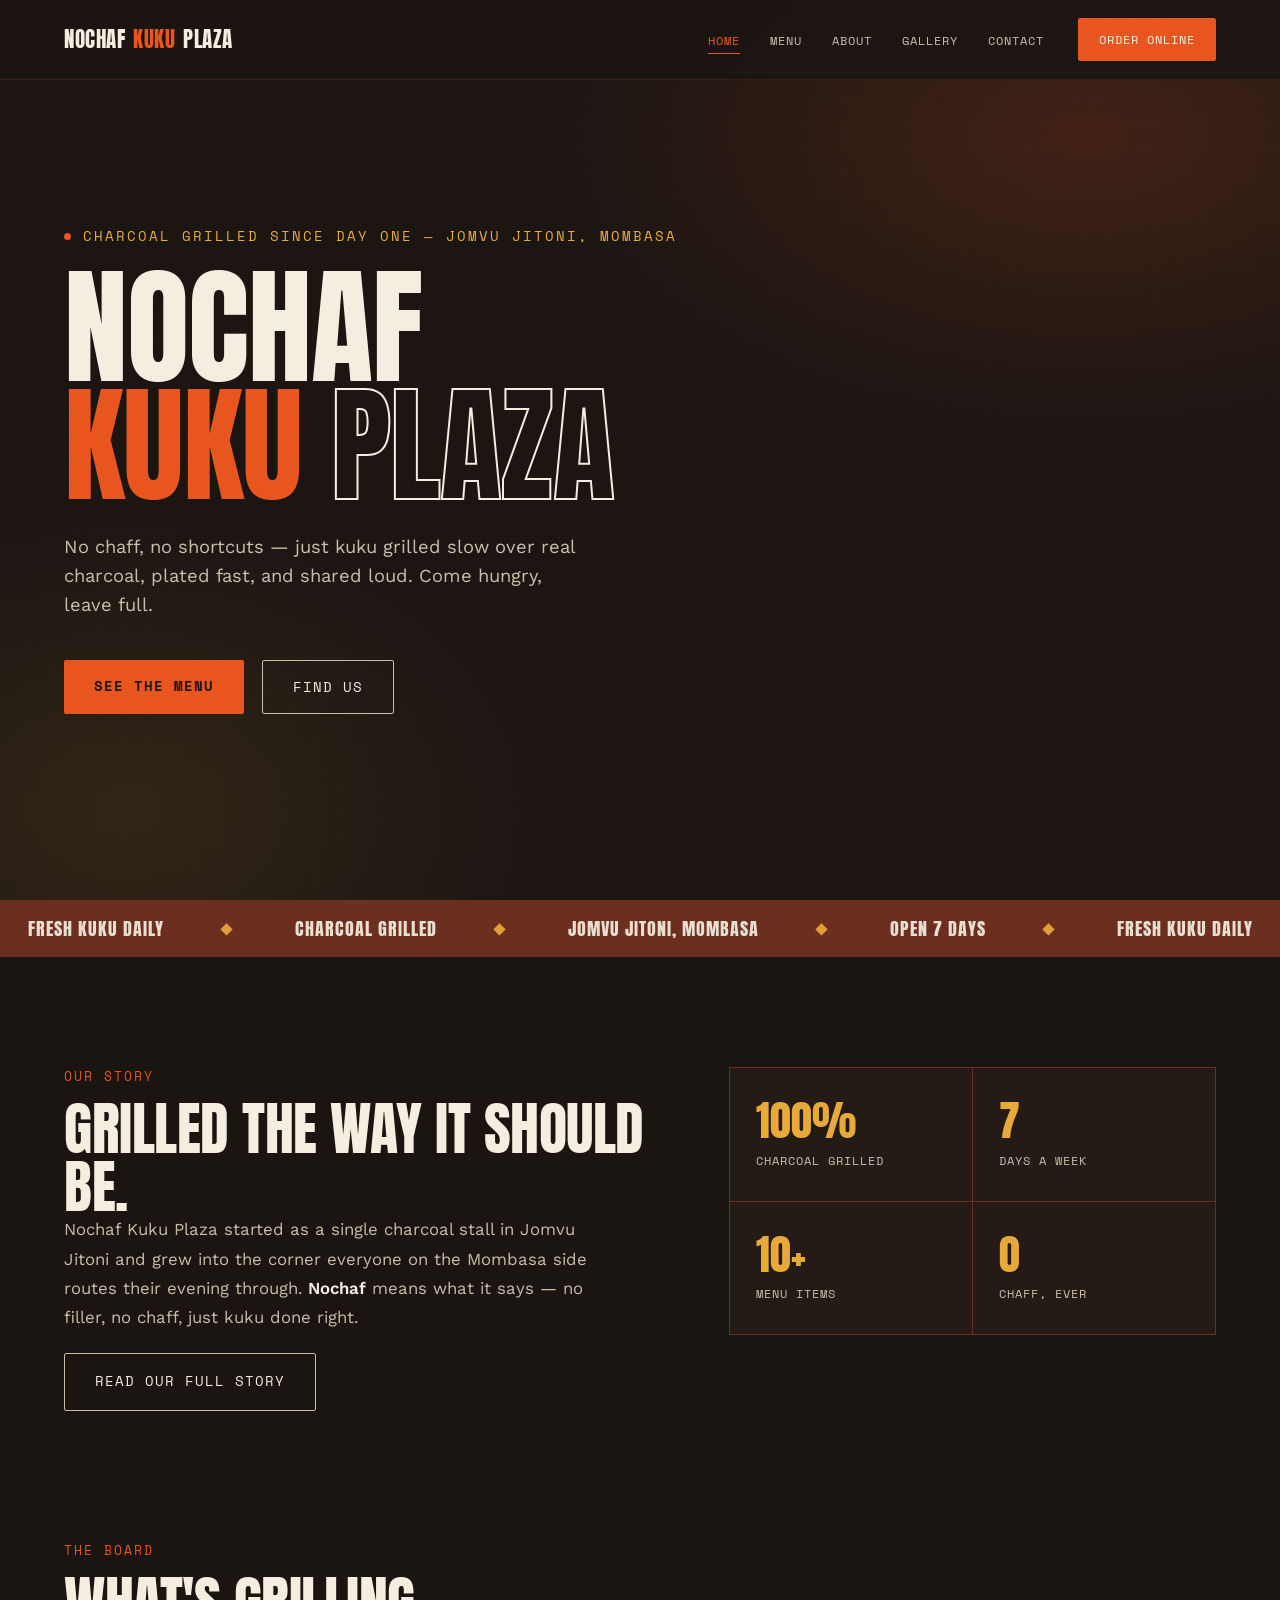
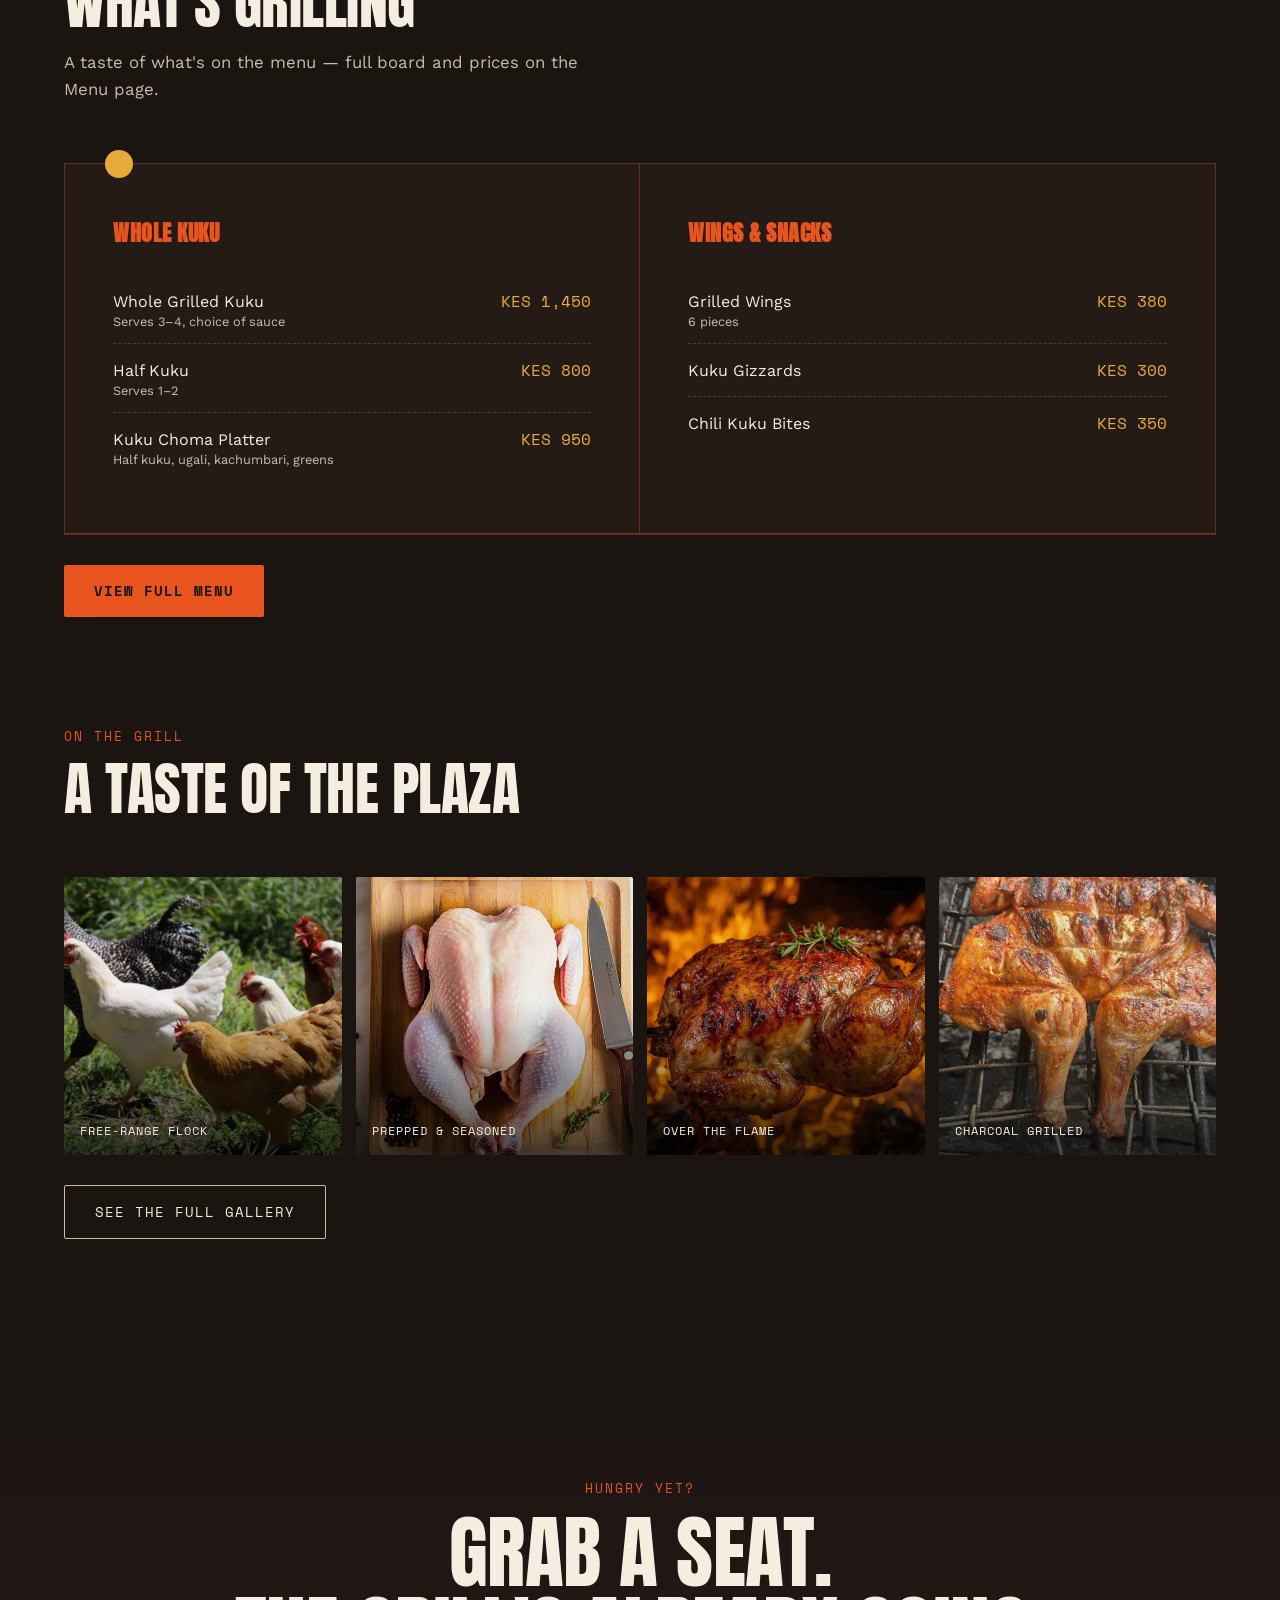
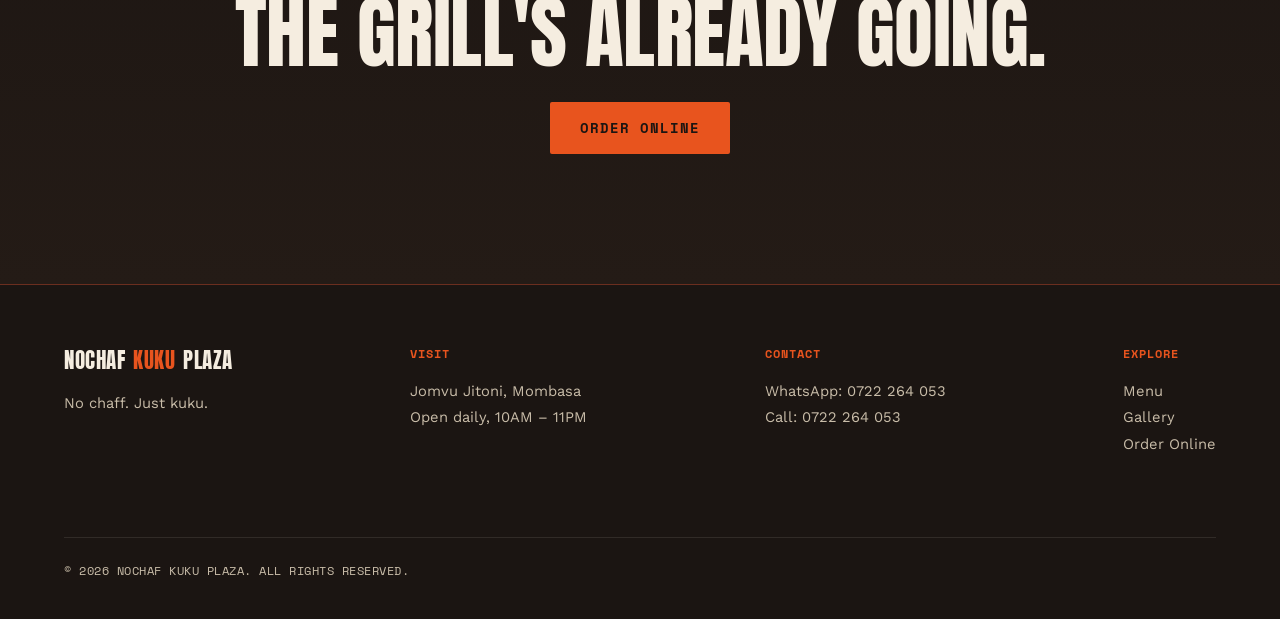
<file: index.html>
<!DOCTYPE html>
<html lang="en">
<head>
<meta charset="UTF-8">
<meta name="viewport" content="width=device-width, initial-scale=1.0">
<title>Nochaf Kuku Plaza — Charcoal Grilled, Jomvu Jitoni, Mombasa</title>
<meta name="description" content="Charcoal grilled kuku in Jomvu Jitoni, Mombasa. No chaff, no shortcuts — just kuku grilled slow and served fast.">
<link rel="stylesheet" href="styles.css">
</head>
<body>
<div class="grain"></div>

<header>
  <a href="index.html" class="logo">NOCHAF <span>KUKU</span> PLAZA</a>
  <div class="nav-links">
    <nav>
      <ul>
        <li><a href="index.html">Home</a></li>
        <li><a href="menu.html">Menu</a></li>
        <li><a href="about.html">About</a></li>
        <li><a href="gallery.html">Gallery</a></li>
        <li><a href="contact.html">Contact</a></li>
      </ul>
    </nav>
    <a href="order.html" class="order-btn">Order Online</a>
  </div>
  <button class="menu-toggle" aria-label="Toggle menu" aria-expanded="false">☰</button>
</header>

<section class="hero">
  <div class="hero-eyebrow"><span class="dot"></span>Charcoal grilled since day one — Jomvu Jitoni, Mombasa</div>
  <h1 class="headline">Nochaf<br><span class="accent">Kuku</span> <span class="outline">Plaza</span></h1>
  <p class="hero-sub">No chaff, no shortcuts — just kuku grilled slow over real charcoal, plated fast, and shared loud. Come hungry, leave full.</p>
  <div class="hero-ctas">
    <a href="menu.html" class="btn-primary">See the menu</a>
    <a href="contact.html" class="btn-ghost">Find us</a>
  </div>
</section>

<div class="marquee-wrap">
  <div class="marquee">
    <span>FRESH KUKU DAILY</span><span class="sep">◆</span>
    <span>CHARCOAL GRILLED</span><span class="sep">◆</span>
    <span>JOMVU JITONI, MOMBASA</span><span class="sep">◆</span>
    <span>OPEN 7 DAYS</span><span class="sep">◆</span>
    <span>FRESH KUKU DAILY</span><span class="sep">◆</span>
    <span>CHARCOAL GRILLED</span><span class="sep">◆</span>
    <span>JOMVU JITONI, MOMBASA</span><span class="sep">◆</span>
    <span>OPEN 7 DAYS</span><span class="sep">◆</span>
  </div>
</div>

<section id="about-teaser">
  <div class="about">
    <div class="about-copy">
      <span class="eyebrow">Our Story</span>
      <h2>Grilled the way it should be.</h2>
      <p>Nochaf Kuku Plaza started as a single charcoal stall in Jomvu Jitoni and grew into the corner everyone on the Mombasa side routes their evening through. <strong>Nochaf</strong> means what it says — no filler, no chaff, just kuku done right.</p>
      <p><a href="about.html" class="btn-ghost">Read our full story</a></p>
    </div>
    <div class="stats">
      <div class="stat"><div class="num">100%</div><div class="label">Charcoal grilled</div></div>
      <div class="stat"><div class="num">7</div><div class="label">Days a week</div></div>
      <div class="stat"><div class="num">10+</div><div class="label">Menu items</div></div>
      <div class="stat"><div class="num">0</div><div class="label">Chaff, ever</div></div>
    </div>
  </div>
</section>

<section id="menu-teaser" style="padding-top:0;">
  <div class="section-head">
    <span class="eyebrow">The Board</span>
    <h2>What's grilling</h2>
    <p>A taste of what's on the menu — full board and prices on the Menu page.</p>
  </div>
  <div class="menu-board">
    <div class="menu-grid">
      <div class="menu-cat">
        <h3>Whole Kuku</h3>
        <div class="menu-item"><div class="name">Whole Grilled Kuku<small>Serves 3–4, choice of sauce</small></div><div class="price">KES 1,450</div></div>
        <div class="menu-item"><div class="name">Half Kuku<small>Serves 1–2</small></div><div class="price">KES 800</div></div>
        <div class="menu-item"><div class="name">Kuku Choma Platter<small>Half kuku, ugali, kachumbari, greens</small></div><div class="price">KES 950</div></div>
      </div>
      <div class="menu-cat">
        <h3>Wings & Snacks</h3>
        <div class="menu-item"><div class="name">Grilled Wings<small>6 pieces</small></div><div class="price">KES 380</div></div>
        <div class="menu-item"><div class="name">Kuku Gizzards</div><div class="price">KES 300</div></div>
        <div class="menu-item"><div class="name">Chili Kuku Bites</div><div class="price">KES 350</div></div>
      </div>
    </div>
  </div>
  <p style="margin-top:30px;"><a href="menu.html" class="btn-primary">View full menu</a></p>
</section>

<section id="gallery-teaser" style="padding-top:0;">
  <div class="section-head">
    <span class="eyebrow">On The Grill</span>
    <h2>A taste of the plaza</h2>
  </div>
  <div class="gallery-grid">
    <div class="tile has-photo" style="background-image:url('free-range-flock.jpg')"><span>Free-Range Flock</span></div>
    <div class="tile has-photo" style="background-image:url('whole-chicken-seasoning.jpg')"><span>Prepped &amp; Seasoned</span></div>
    <div class="tile has-photo" style="background-image:url('spit-roasted-kuku.jpg')"><span>Over The Flame</span></div>
    <div class="tile has-photo" style="background-image:url('grilled-quarters-charcoal.jpg')"><span>Charcoal Grilled</span></div>
  </div>
  <p style="margin-top:30px;"><a href="gallery.html" class="btn-ghost">See the full gallery</a></p>
</section>

<section class="cta-strip">
  <span class="eyebrow" style="justify-content:center; display:flex;">Hungry Yet?</span>
  <h2>Grab a seat.<br>The grill's already going.</h2>
  <a href="order.html" class="btn-primary">Order online</a>
</section>

<footer>
  <div class="footer-col">
    <div class="logo" style="margin-bottom:14px;">NOCHAF <span>KUKU</span> PLAZA</div>
    <p>No chaff. Just kuku.</p>
  </div>
  <div class="footer-col">
    <h4>Visit</h4>
    <p>Jomvu Jitoni, Mombasa</p>
    <p>Open daily, 10AM – 11PM</p>
  </div>
  <div class="footer-col">
    <h4>Contact</h4>
    <a href="https://wa.me/254722264053" target="_blank" rel="noopener">WhatsApp: 0722 264 053</a>
    <a href="tel:+254722264053">Call: 0722 264 053</a>
  </div>
  <div class="footer-col">
    <h4>Explore</h4>
    <a href="menu.html">Menu</a>
    <a href="gallery.html">Gallery</a>
    <a href="order.html">Order Online</a>
  </div>
  <div class="footer-bottom">© 2026 Nochaf Kuku Plaza. All rights reserved.</div>
</footer>
<script src="script.js"></script>
</body>
</html>
</file>
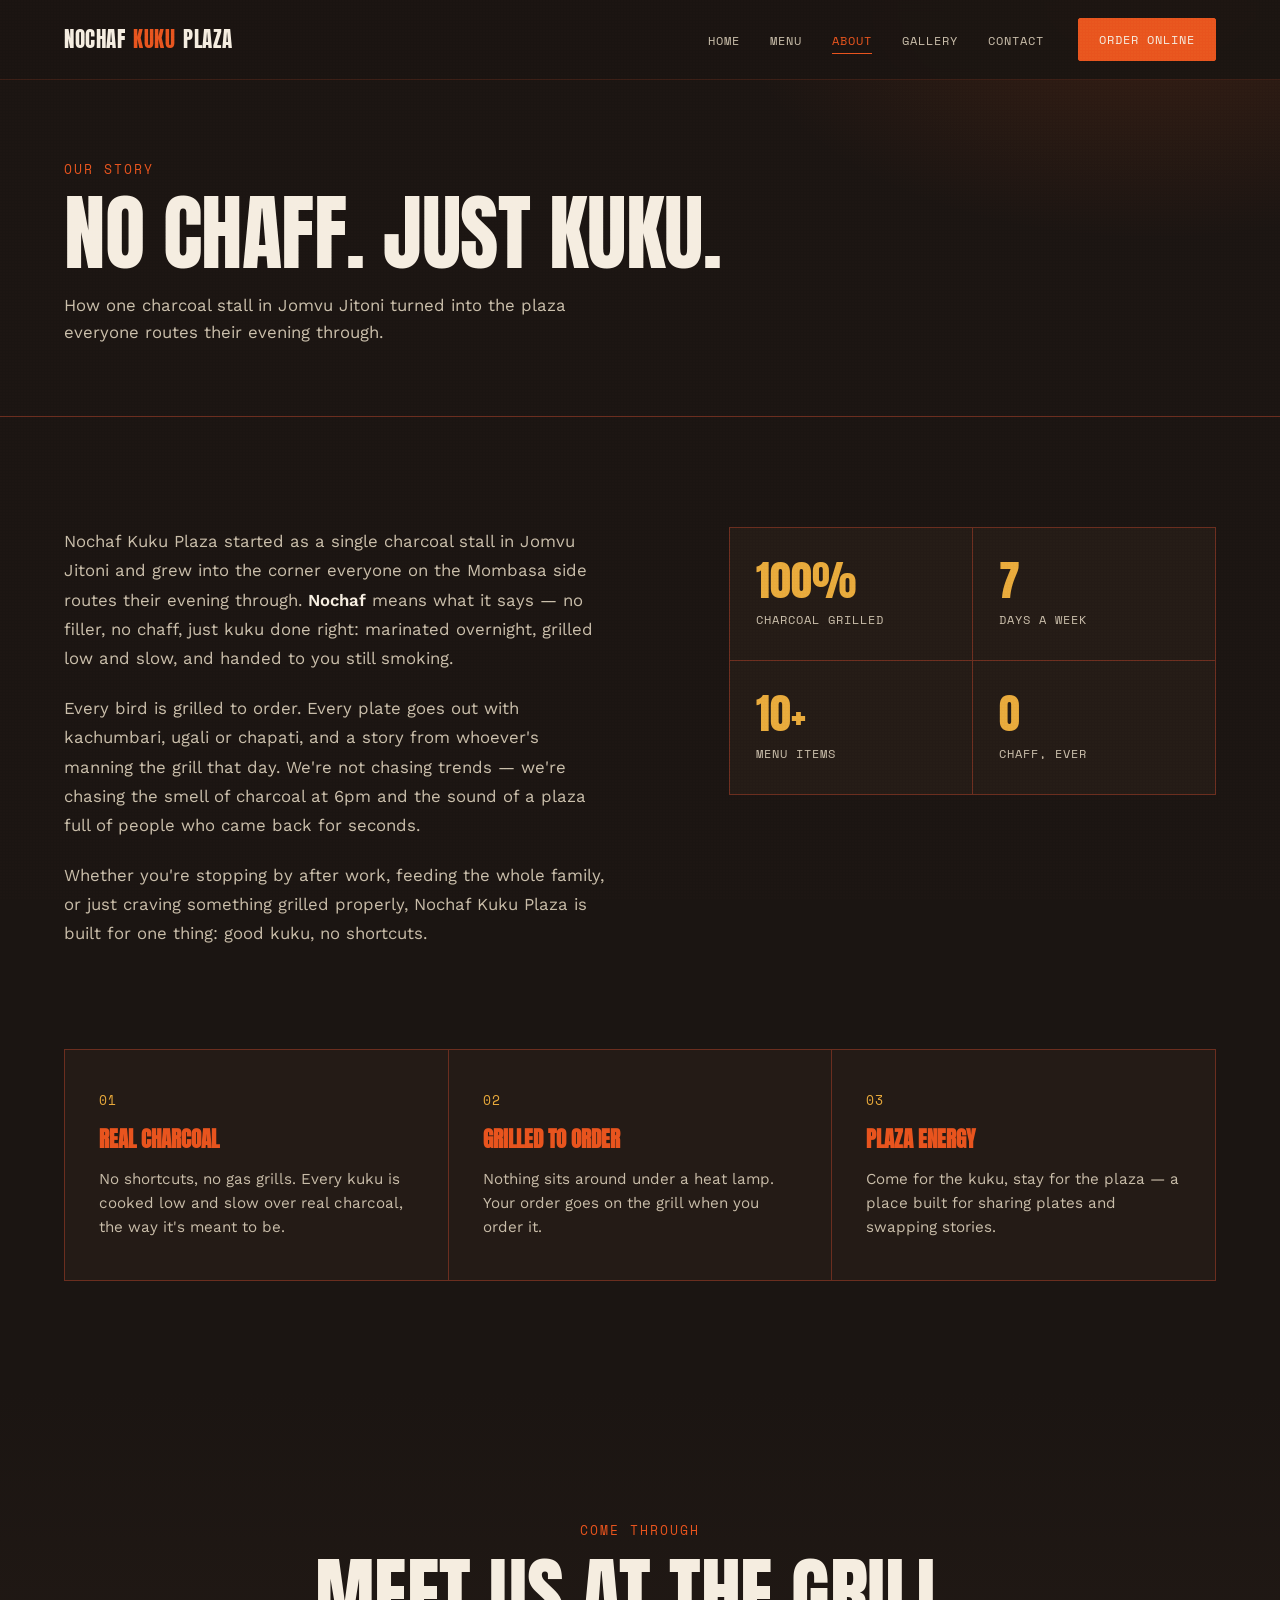
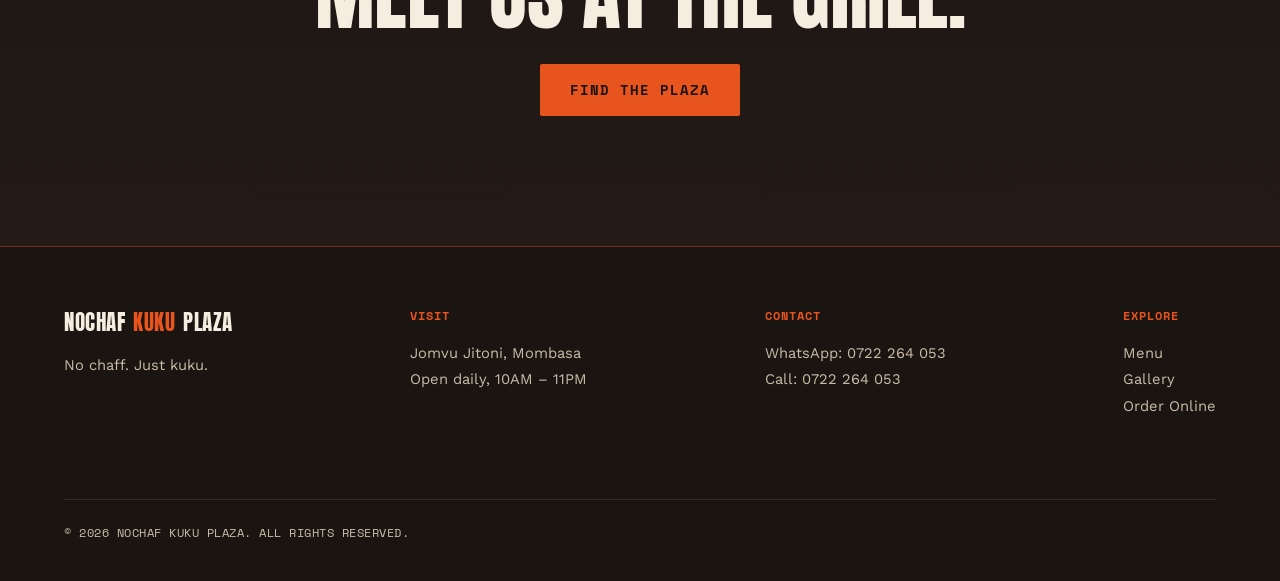
<file: about.html>
<!DOCTYPE html>
<html lang="en">
<head>
<meta charset="UTF-8">
<meta name="viewport" content="width=device-width, initial-scale=1.0">
<title>About — Nochaf Kuku Plaza</title>
<meta name="description" content="The story behind Nochaf Kuku Plaza, Jomvu Jitoni, Mombasa.">
<link rel="stylesheet" href="styles.css">
</head>
<body>
<div class="grain"></div>

<header>
  <a href="index.html" class="logo">NOCHAF <span>KUKU</span> PLAZA</a>
  <div class="nav-links">
    <nav>
      <ul>
        <li><a href="index.html">Home</a></li>
        <li><a href="menu.html">Menu</a></li>
        <li><a href="about.html">About</a></li>
        <li><a href="gallery.html">Gallery</a></li>
        <li><a href="contact.html">Contact</a></li>
      </ul>
    </nav>
    <a href="order.html" class="order-btn">Order Online</a>
  </div>
  <button class="menu-toggle" aria-label="Toggle menu" aria-expanded="false">☰</button>
</header>

<div class="page-banner">
  <span class="eyebrow">Our Story</span>
  <h1>No chaff. Just kuku.</h1>
  <p>How one charcoal stall in Jomvu Jitoni turned into the plaza everyone routes their evening through.</p>
</div>

<section>
  <div class="about">
    <div class="about-copy">
      <p>Nochaf Kuku Plaza started as a single charcoal stall in Jomvu Jitoni and grew into the corner everyone on the Mombasa side routes their evening through. <strong>Nochaf</strong> means what it says — no filler, no chaff, just kuku done right: marinated overnight, grilled low and slow, and handed to you still smoking.</p>
      <p>Every bird is grilled to order. Every plate goes out with kachumbari, ugali or chapati, and a story from whoever's manning the grill that day. We're not chasing trends — we're chasing the smell of charcoal at 6pm and the sound of a plaza full of people who came back for seconds.</p>
      <p>Whether you're stopping by after work, feeding the whole family, or just craving something grilled properly, Nochaf Kuku Plaza is built for one thing: good kuku, no shortcuts.</p>
    </div>
    <div class="stats">
      <div class="stat"><div class="num">100%</div><div class="label">Charcoal grilled</div></div>
      <div class="stat"><div class="num">7</div><div class="label">Days a week</div></div>
      <div class="stat"><div class="num">10+</div><div class="label">Menu items</div></div>
      <div class="stat"><div class="num">0</div><div class="label">Chaff, ever</div></div>
    </div>
  </div>

  <div class="values">
    <div class="value">
      <span class="n">01</span>
      <h3>Real Charcoal</h3>
      <p>No shortcuts, no gas grills. Every kuku is cooked low and slow over real charcoal, the way it's meant to be.</p>
    </div>
    <div class="value">
      <span class="n">02</span>
      <h3>Grilled To Order</h3>
      <p>Nothing sits around under a heat lamp. Your order goes on the grill when you order it.</p>
    </div>
    <div class="value">
      <span class="n">03</span>
      <h3>Plaza Energy</h3>
      <p>Come for the kuku, stay for the plaza — a place built for sharing plates and swapping stories.</p>
    </div>
  </div>
</section>

<section class="cta-strip">
  <span class="eyebrow" style="justify-content:center; display:flex;">Come Through</span>
  <h2>Meet us at the grill.</h2>
  <a href="contact.html" class="btn-primary">Find the plaza</a>
</section>

<footer>
  <div class="footer-col">
    <div class="logo" style="margin-bottom:14px;">NOCHAF <span>KUKU</span> PLAZA</div>
    <p>No chaff. Just kuku.</p>
  </div>
  <div class="footer-col">
    <h4>Visit</h4>
    <p>Jomvu Jitoni, Mombasa</p>
    <p>Open daily, 10AM – 11PM</p>
  </div>
  <div class="footer-col">
    <h4>Contact</h4>
    <a href="https://wa.me/254722264053" target="_blank" rel="noopener">WhatsApp: 0722 264 053</a>
    <a href="tel:+254722264053">Call: 0722 264 053</a>
  </div>
  <div class="footer-col">
    <h4>Explore</h4>
    <a href="menu.html">Menu</a>
    <a href="gallery.html">Gallery</a>
    <a href="order.html">Order Online</a>
  </div>
  <div class="footer-bottom">© 2026 Nochaf Kuku Plaza. All rights reserved.</div>
</footer>
<script src="script.js"></script>
</body>
</html>
</file>
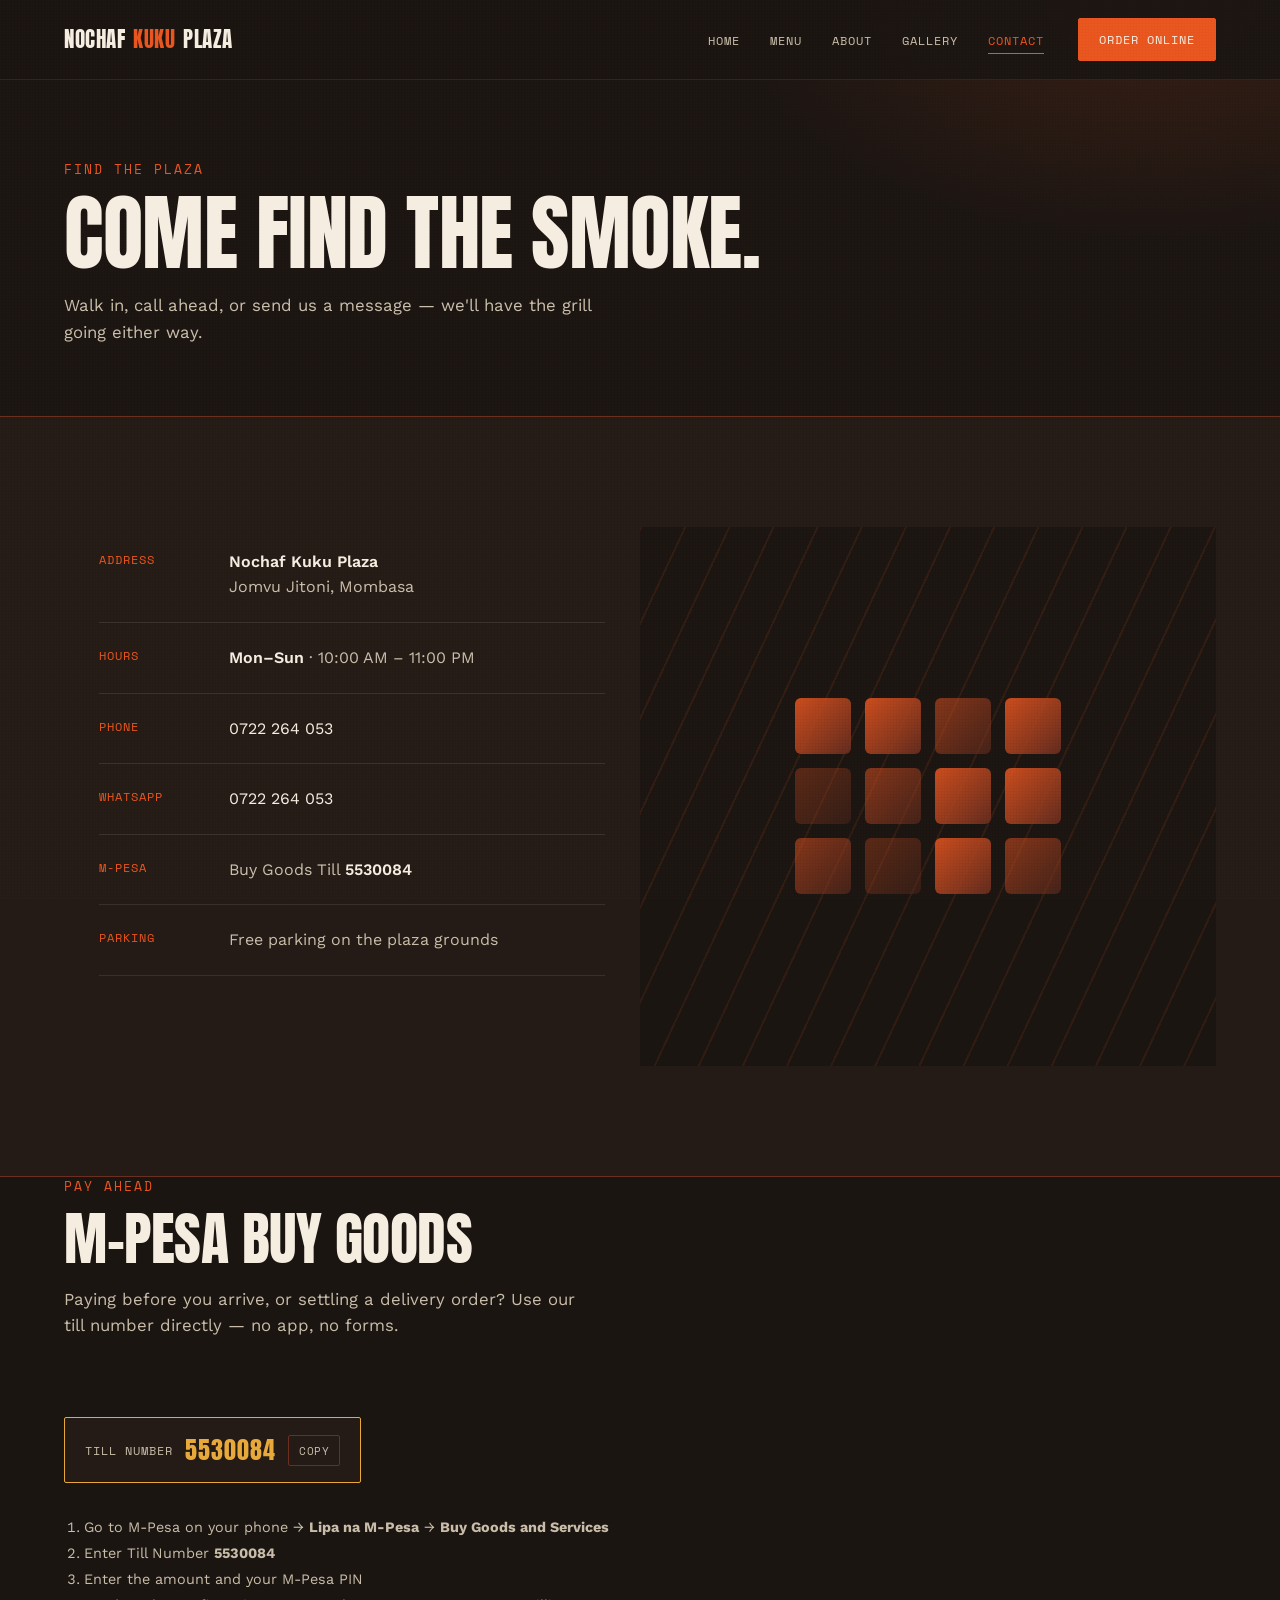
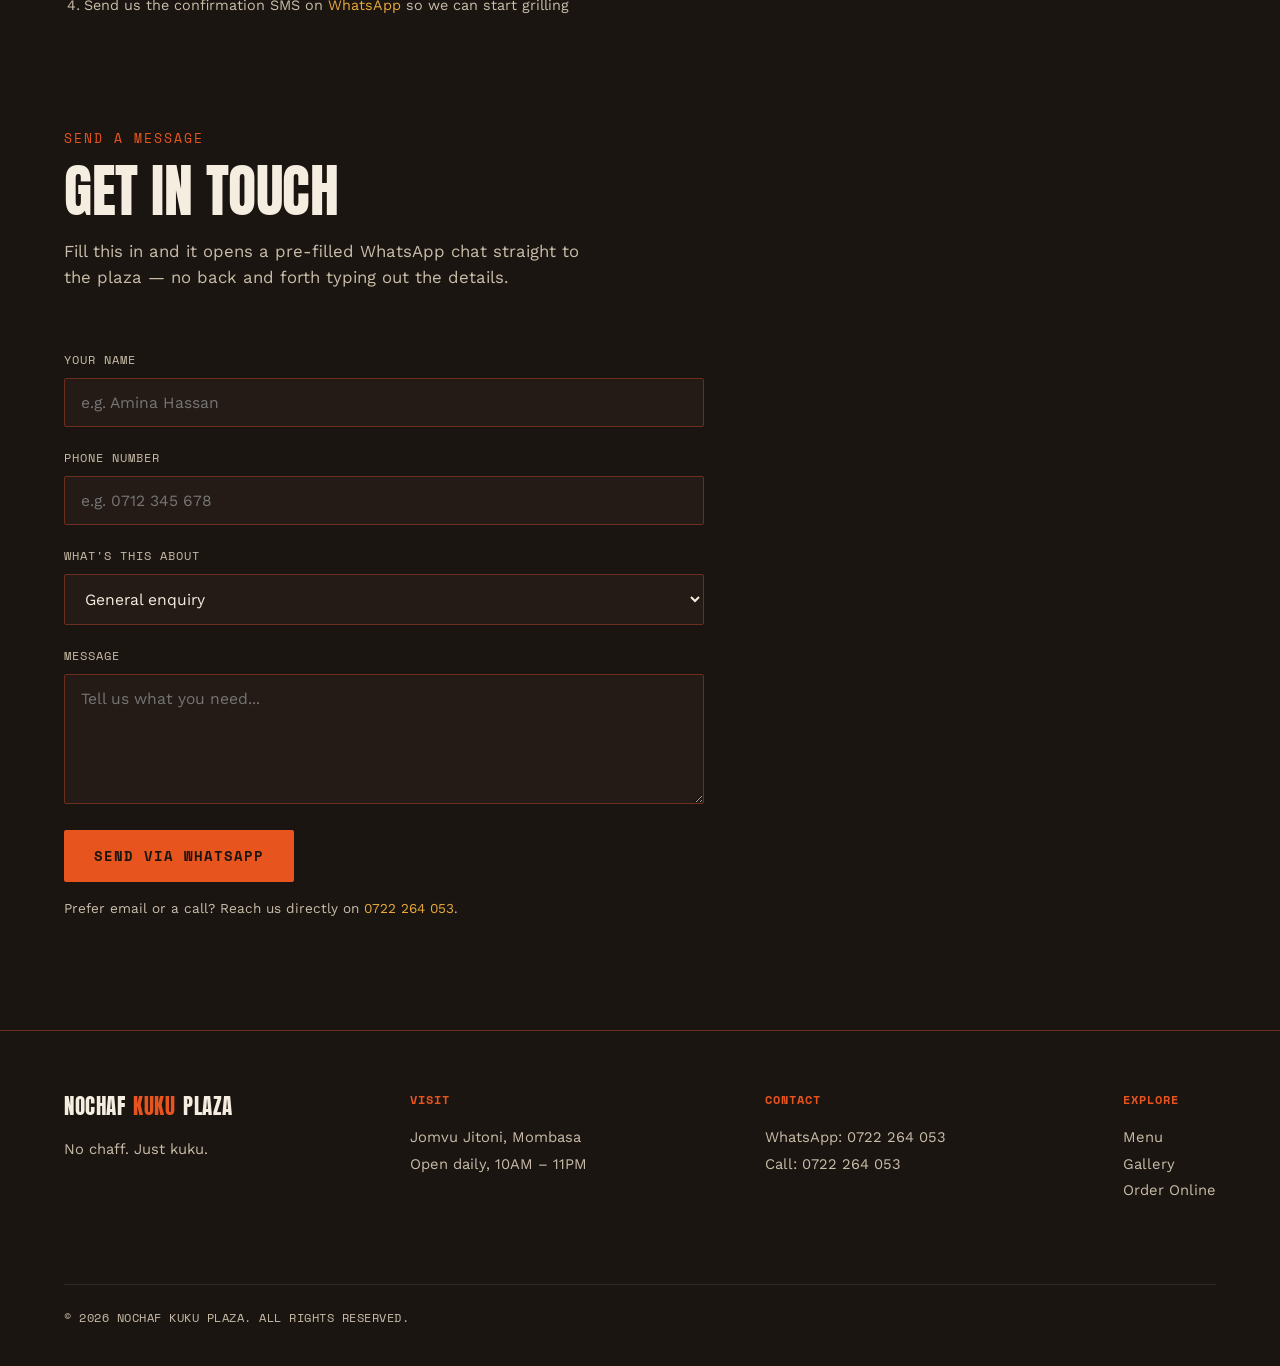
<file: contact.html>
<!DOCTYPE html>
<html lang="en">
<head>
<meta charset="UTF-8">
<meta name="viewport" content="width=device-width, initial-scale=1.0">
<title>Contact — Nochaf Kuku Plaza</title>
<meta name="description" content="Find and contact Nochaf Kuku Plaza in Jomvu Jitoni, Mombasa.">
<link rel="stylesheet" href="styles.css">
</head>
<body>
<div class="grain"></div>

<header>
  <a href="index.html" class="logo">NOCHAF <span>KUKU</span> PLAZA</a>
  <div class="nav-links">
    <nav>
      <ul>
        <li><a href="index.html">Home</a></li>
        <li><a href="menu.html">Menu</a></li>
        <li><a href="about.html">About</a></li>
        <li><a href="gallery.html">Gallery</a></li>
        <li><a href="contact.html">Contact</a></li>
      </ul>
    </nav>
    <a href="order.html" class="order-btn">Order Online</a>
  </div>
  <button class="menu-toggle" aria-label="Toggle menu" aria-expanded="false">☰</button>
</header>

<div class="page-banner">
  <span class="eyebrow">Find The Plaza</span>
  <h1>Come find the smoke.</h1>
  <p>Walk in, call ahead, or send us a message — we'll have the grill going either way.</p>
</div>

<section class="plaza" style="border-top:none;">
  <div class="plaza-info" style="padding-top:0;">
    <div class="info-row"><div class="k">Address</div><div class="v"><strong>Nochaf Kuku Plaza</strong><br>Jomvu Jitoni, Mombasa</div></div>
    <div class="info-row"><div class="k">Hours</div><div class="v"><strong>Mon–Sun</strong> · 10:00 AM – 11:00 PM</div></div>
    <div class="info-row"><div class="k">Phone</div><div class="v"><a href="tel:+254722264053" style="color:var(--cream);">0722 264 053</a></div></div>
    <div class="info-row"><div class="k">WhatsApp</div><div class="v"><a href="https://wa.me/254722264053" target="_blank" rel="noopener" style="color:var(--cream);">0722 264 053</a></div></div>
    <div class="info-row"><div class="k">M-Pesa</div><div class="v">Buy Goods Till <strong>5530084</strong></div></div>
    <div class="info-row"><div class="k">Parking</div><div class="v">Free parking on the plaza grounds</div></div>
  </div>
  <div class="plaza-visual"><div class="grill-mark">
    <div></div><div></div><div></div><div></div>
    <div></div><div></div><div></div><div></div>
    <div></div><div></div><div></div><div></div>
  </div></div>
</section>

<section style="padding-top:0;">
  <div class="section-head">
    <span class="eyebrow">Pay Ahead</span>
    <h2>M-Pesa Buy Goods</h2>
    <p>Paying before you arrive, or settling a delivery order? Use our till number directly — no app, no forms.</p>
  </div>
  <div class="till-badge">
    <span class="tb-label">Till Number</span>
    <span class="tb-num">5530084</span>
    <button type="button" class="till-copy" onclick="navigator.clipboard.writeText('5530084'); this.textContent='Copied';">Copy</button>
  </div>
  <ol class="till-steps">
    <li>Go to M-Pesa on your phone → <strong>Lipa na M-Pesa</strong> → <strong>Buy Goods and Services</strong></li>
    <li>Enter Till Number <strong>5530084</strong></li>
    <li>Enter the amount and your M-Pesa PIN</li>
    <li>Send us the confirmation SMS on <a href="https://wa.me/254722264053" target="_blank" rel="noopener" style="color:var(--mustard);">WhatsApp</a> so we can start grilling</li>
  </ol>
</section>

<section style="padding-top:0;">
  <div class="section-head">
    <span class="eyebrow">Send A Message</span>
    <h2>Get in touch</h2>
    <p>Fill this in and it opens a pre-filled WhatsApp chat straight to the plaza — no back and forth typing out the details.</p>
  </div>

  <form id="contact-form" style="max-width:640px;">
    <div class="form-field">
      <label for="c-name">Your name</label>
      <input type="text" id="c-name" name="name" required placeholder="e.g. Amina Hassan">
    </div>
    <div class="form-field">
      <label for="c-phone">Phone number</label>
      <input type="tel" id="c-phone" name="phone" required placeholder="e.g. 0712 345 678">
    </div>
    <div class="form-field">
      <label for="c-subject">What's this about</label>
      <select id="c-subject" name="subject">
        <option value="General enquiry">General enquiry</option>
        <option value="Booking a table">Booking a table</option>
        <option value="Catering / large order">Catering / large order</option>
        <option value="Feedback">Feedback</option>
      </select>
    </div>
    <div class="form-field">
      <label for="c-message">Message</label>
      <textarea id="c-message" name="message" required placeholder="Tell us what you need..."></textarea>
    </div>
    <button type="submit" class="btn-primary">Send via WhatsApp</button>
    <p class="form-note">Prefer email or a call? Reach us directly on <a href="tel:+254722264053" style="color:var(--mustard);">0722 264 053</a>.</p>
  </form>
</section>

<footer>
  <div class="footer-col">
    <div class="logo" style="margin-bottom:14px;">NOCHAF <span>KUKU</span> PLAZA</div>
    <p>No chaff. Just kuku.</p>
  </div>
  <div class="footer-col">
    <h4>Visit</h4>
    <p>Jomvu Jitoni, Mombasa</p>
    <p>Open daily, 10AM – 11PM</p>
  </div>
  <div class="footer-col">
    <h4>Contact</h4>
    <a href="https://wa.me/254722264053" target="_blank" rel="noopener">WhatsApp: 0722 264 053</a>
    <a href="tel:+254722264053">Call: 0722 264 053</a>
  </div>
  <div class="footer-col">
    <h4>Explore</h4>
    <a href="menu.html">Menu</a>
    <a href="gallery.html">Gallery</a>
    <a href="order.html">Order Online</a>
  </div>
  <div class="footer-bottom">© 2026 Nochaf Kuku Plaza. All rights reserved.</div>
</footer>
<script src="script.js"></script>
<script>
  document.getElementById('contact-form').addEventListener('submit', function(e){
    e.preventDefault();
    const name = document.getElementById('c-name').value.trim();
    const phone = document.getElementById('c-phone').value.trim();
    const subject = document.getElementById('c-subject').value;
    const message = document.getElementById('c-message').value.trim();

    const text = `Hi Nochaf Kuku Plaza! I'm ${name} (${phone}).\n\nSubject: ${subject}\n\nMessage: ${message}`;
    window.open(`https://wa.me/254722264053?text=${encodeURIComponent(text)}`, '_blank');
  });
</script>
</body>
</html>
</file>
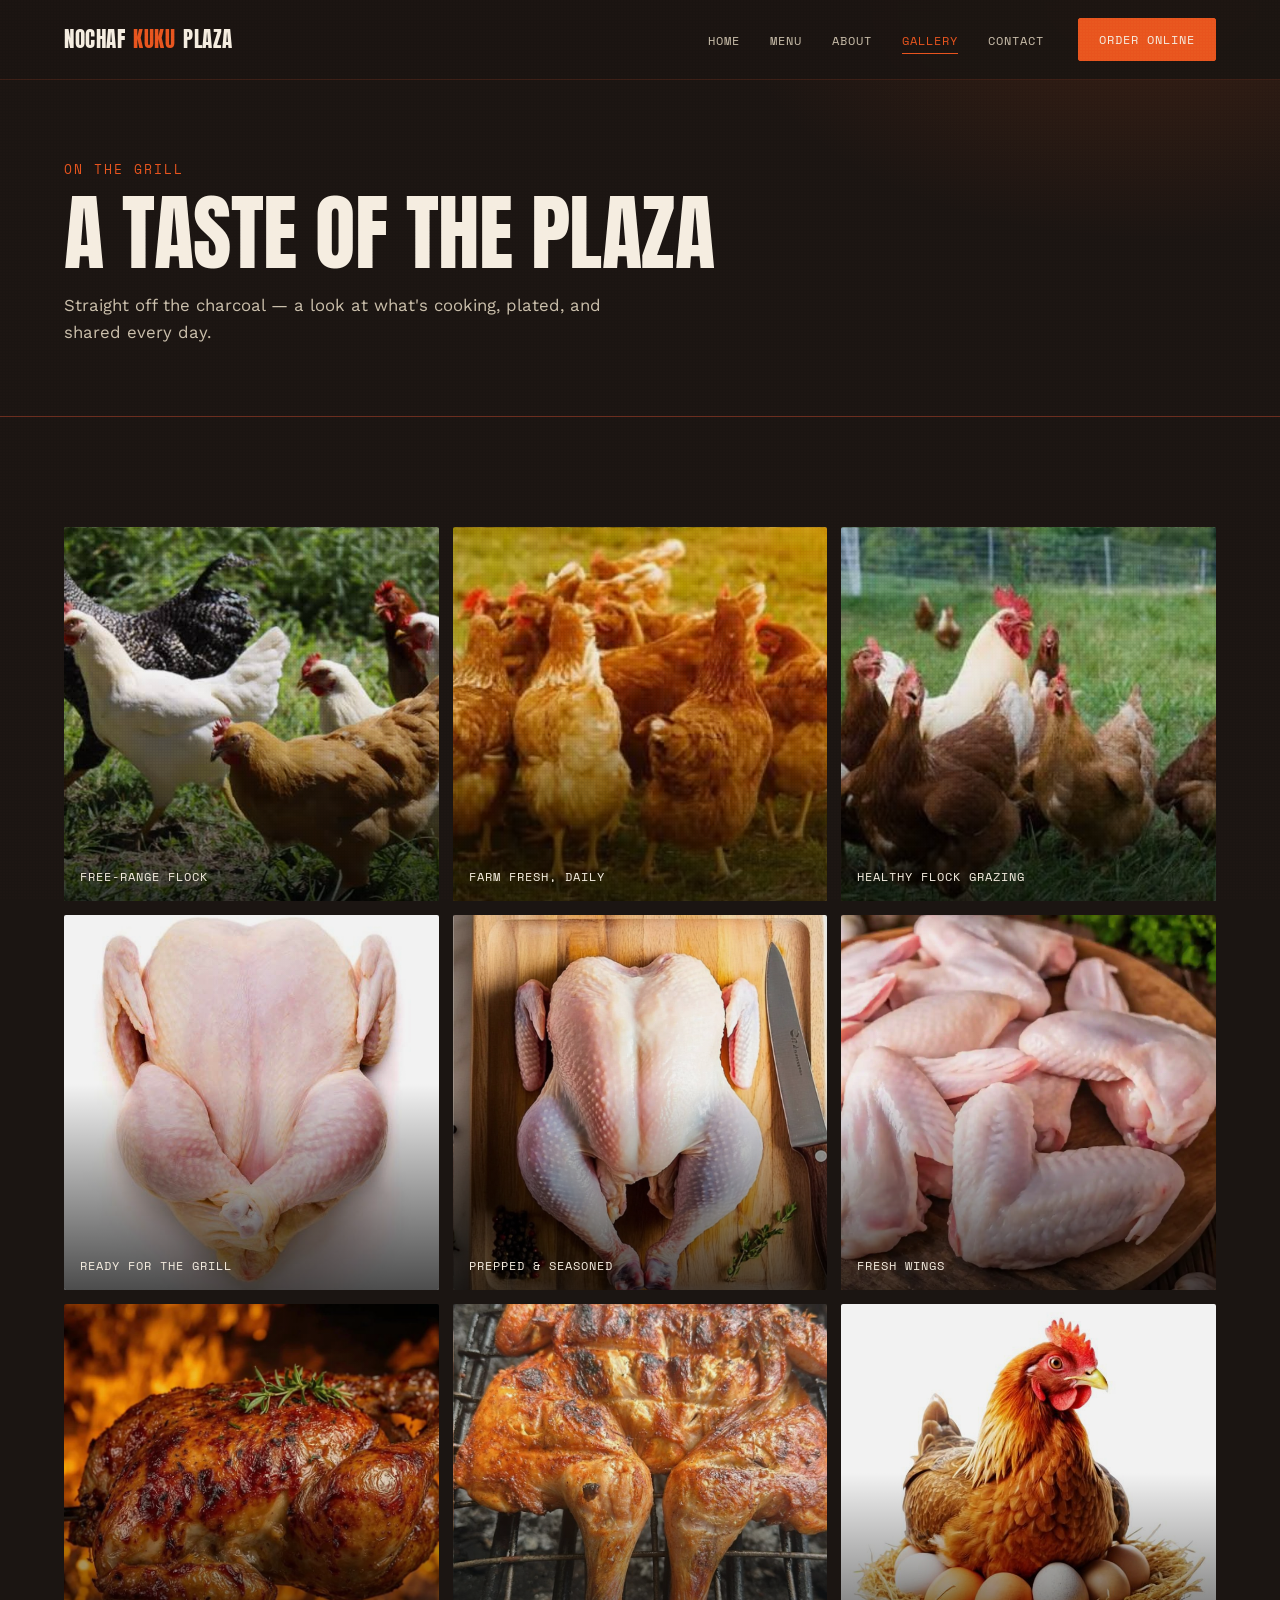
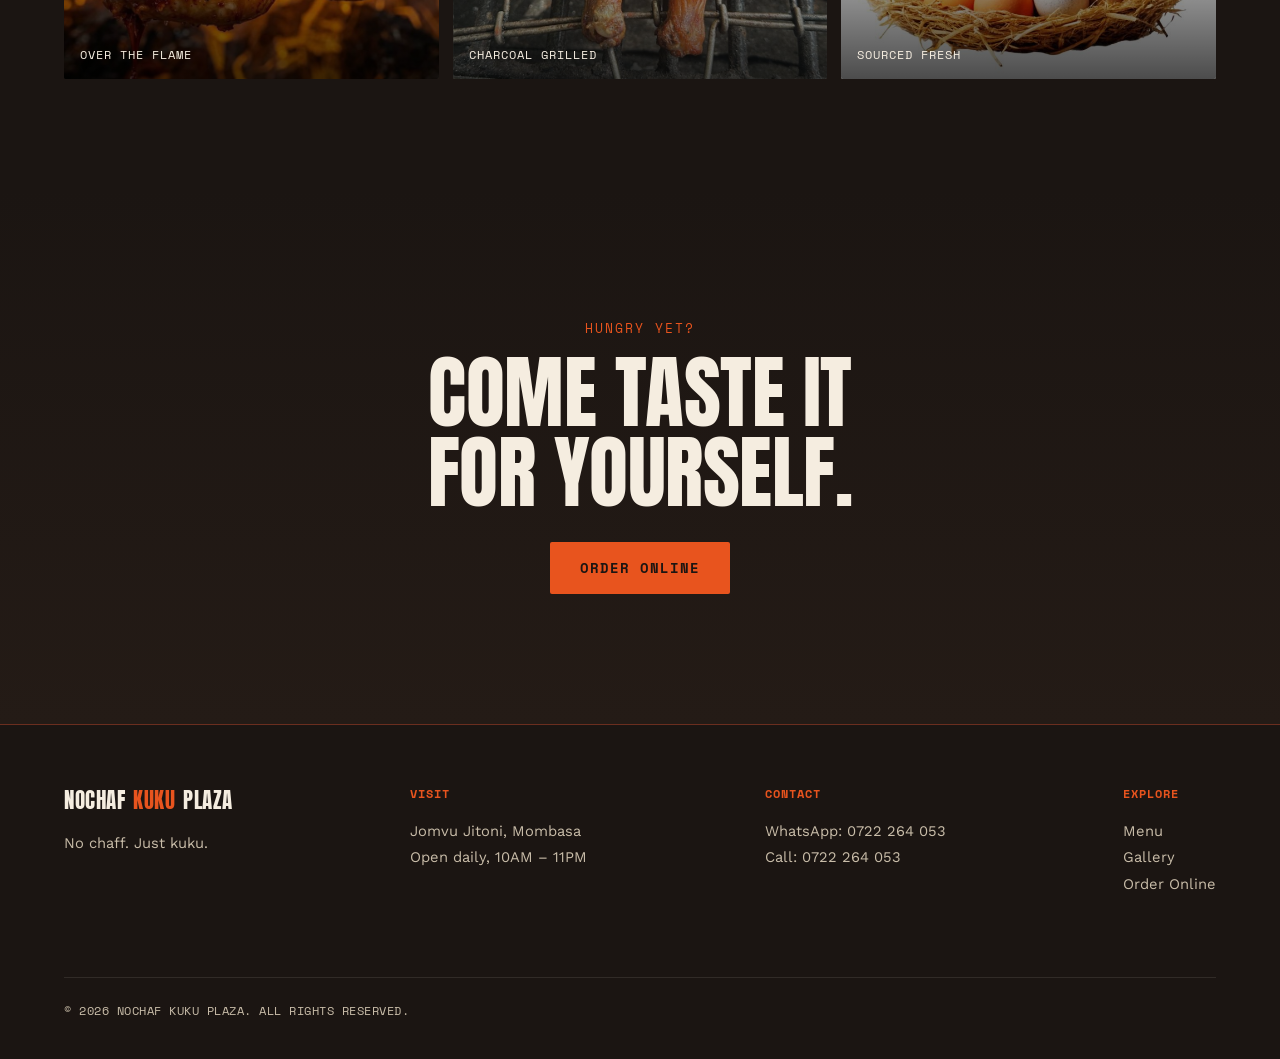
<file: gallery.html>
<!DOCTYPE html>
<html lang="en">
<head>
<meta charset="UTF-8">
<meta name="viewport" content="width=device-width, initial-scale=1.0">
<title>Gallery — Nochaf Kuku Plaza</title>
<meta name="description" content="A taste of the plaza — Nochaf Kuku Plaza, Jomvu Jitoni, Mombasa.">
<link rel="stylesheet" href="styles.css">
</head>
<body>
<div class="grain"></div>

<header>
  <a href="index.html" class="logo">NOCHAF <span>KUKU</span> PLAZA</a>
  <div class="nav-links">
    <nav>
      <ul>
        <li><a href="index.html">Home</a></li>
        <li><a href="menu.html">Menu</a></li>
        <li><a href="about.html">About</a></li>
        <li><a href="gallery.html">Gallery</a></li>
        <li><a href="contact.html">Contact</a></li>
      </ul>
    </nav>
    <a href="order.html" class="order-btn">Order Online</a>
  </div>
  <button class="menu-toggle" aria-label="Toggle menu" aria-expanded="false">☰</button>
</header>

<div class="page-banner">
  <span class="eyebrow">On The Grill</span>
  <h1>A taste of the plaza</h1>
  <p>Straight off the charcoal — a look at what's cooking, plated, and shared every day.</p>
</div>

<section>
  <div class="gallery-grid large">
    <div class="tile has-photo" style="background-image:url('free-range-flock.jpg')"><span>Free-Range Flock</span></div>
    <div class="tile has-photo" style="background-image:url('farm-fresh-daily.jpg')"><span>Farm Fresh, Daily</span></div>
    <div class="tile has-photo" style="background-image:url('healthy-flock-grazing.jpg')"><span>Healthy Flock Grazing</span></div>
    <div class="tile has-photo" style="background-image:url('whole-chicken-prepped.jpg')"><span>Ready For The Grill</span></div>
    <div class="tile has-photo" style="background-image:url('whole-chicken-seasoning.jpg')"><span>Prepped &amp; Seasoned</span></div>
    <div class="tile has-photo" style="background-image:url('fresh-wings-raw.jpg')"><span>Fresh Wings</span></div>
    <div class="tile has-photo" style="background-image:url('spit-roasted-kuku.jpg')"><span>Over The Flame</span></div>
    <div class="tile has-photo" style="background-image:url('grilled-quarters-charcoal.jpg')"><span>Charcoal Grilled</span></div>
    <div class="tile has-photo" style="background-image:url('hen-fresh-daily.jpg')"><span>Sourced Fresh</span></div>
  </div>
</section>

<section class="cta-strip">
  <span class="eyebrow" style="justify-content:center; display:flex;">Hungry Yet?</span>
  <h2>Come taste it<br>for yourself.</h2>
  <a href="order.html" class="btn-primary">Order online</a>
</section>

<footer>
  <div class="footer-col">
    <div class="logo" style="margin-bottom:14px;">NOCHAF <span>KUKU</span> PLAZA</div>
    <p>No chaff. Just kuku.</p>
  </div>
  <div class="footer-col">
    <h4>Visit</h4>
    <p>Jomvu Jitoni, Mombasa</p>
    <p>Open daily, 10AM – 11PM</p>
  </div>
  <div class="footer-col">
    <h4>Contact</h4>
    <a href="https://wa.me/254722264053" target="_blank" rel="noopener">WhatsApp: 0722 264 053</a>
    <a href="tel:+254722264053">Call: 0722 264 053</a>
  </div>
  <div class="footer-col">
    <h4>Explore</h4>
    <a href="menu.html">Menu</a>
    <a href="gallery.html">Gallery</a>
    <a href="order.html">Order Online</a>
  </div>
  <div class="footer-bottom">© 2026 Nochaf Kuku Plaza. All rights reserved.</div>
</footer>
<script src="script.js"></script>
</body>
</html>
</file>
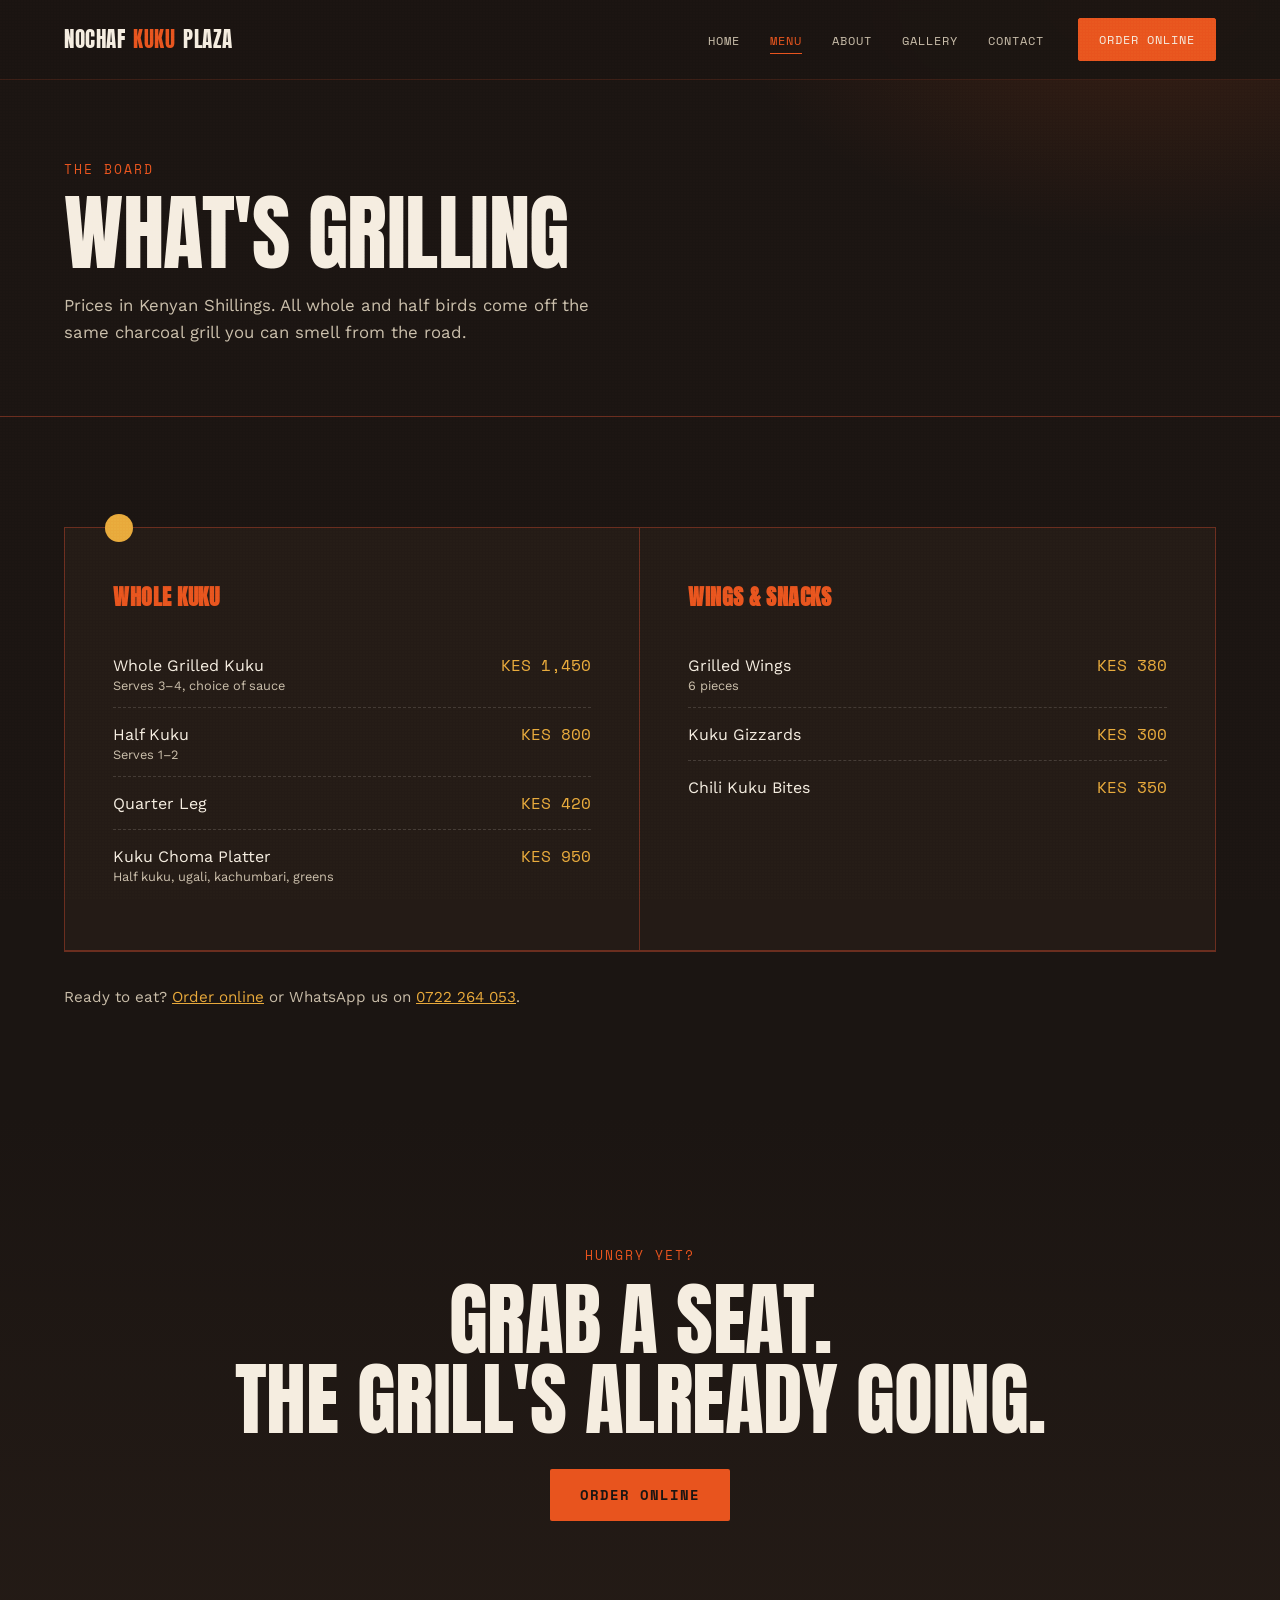
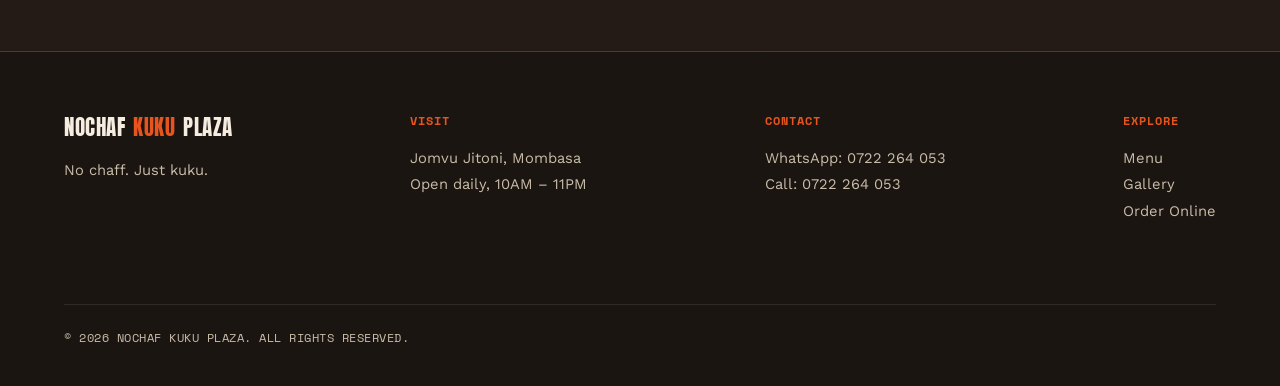
<file: menu.html>
<!DOCTYPE html>
<html lang="en">
<head>
<meta charset="UTF-8">
<meta name="viewport" content="width=device-width, initial-scale=1.0">
<title>Menu — Nochaf Kuku Plaza</title>
<meta name="description" content="Full menu and prices for Nochaf Kuku Plaza, Jomvu Jitoni, Mombasa.">
<link rel="stylesheet" href="styles.css">
</head>
<body>
<div class="grain"></div>

<header>
  <a href="index.html" class="logo">NOCHAF <span>KUKU</span> PLAZA</a>
  <div class="nav-links">
    <nav>
      <ul>
        <li><a href="index.html">Home</a></li>
        <li><a href="menu.html">Menu</a></li>
        <li><a href="about.html">About</a></li>
        <li><a href="gallery.html">Gallery</a></li>
        <li><a href="contact.html">Contact</a></li>
      </ul>
    </nav>
    <a href="order.html" class="order-btn">Order Online</a>
  </div>
  <button class="menu-toggle" aria-label="Toggle menu" aria-expanded="false">☰</button>
</header>

<div class="page-banner">
  <span class="eyebrow">The Board</span>
  <h1>What's grilling</h1>
  <p>Prices in Kenyan Shillings. All whole and half birds come off the same charcoal grill you can smell from the road.</p>
</div>

<section>
  <div class="menu-board">
    <div class="menu-grid">
      <div class="menu-cat">
        <h3>Whole Kuku</h3>
        <div class="menu-item"><div class="name">Whole Grilled Kuku<small>Serves 3–4, choice of sauce</small></div><div class="price">KES 1,450</div></div>
        <div class="menu-item"><div class="name">Half Kuku<small>Serves 1–2</small></div><div class="price">KES 800</div></div>
        <div class="menu-item"><div class="name">Quarter Leg</div><div class="price">KES 420</div></div>
        <div class="menu-item"><div class="name">Kuku Choma Platter<small>Half kuku, ugali, kachumbari, greens</small></div><div class="price">KES 950</div></div>
      </div>
      <div class="menu-cat">
        <h3>Wings & Snacks</h3>
        <div class="menu-item"><div class="name">Grilled Wings<small>6 pieces</small></div><div class="price">KES 380</div></div>
        <div class="menu-item"><div class="name">Kuku Gizzards</div><div class="price">KES 300</div></div>
        <div class="menu-item"><div class="name">Chili Kuku Bites</div><div class="price">KES 350</div></div>
      </div>
    </div>
  </div>
  <p style="margin-top:36px; color:var(--cream-dim); font-size:0.95rem;">Ready to eat? <a href="order.html" style="color:var(--mustard); text-decoration:underline;">Order online</a> or WhatsApp us on <a href="https://wa.me/254722264053" target="_blank" rel="noopener" style="color:var(--mustard); text-decoration:underline;">0722 264 053</a>.</p>
</section>

<section class="cta-strip">
  <span class="eyebrow" style="justify-content:center; display:flex;">Hungry Yet?</span>
  <h2>Grab a seat.<br>The grill's already going.</h2>
  <a href="order.html" class="btn-primary">Order online</a>
</section>

<footer>
  <div class="footer-col">
    <div class="logo" style="margin-bottom:14px;">NOCHAF <span>KUKU</span> PLAZA</div>
    <p>No chaff. Just kuku.</p>
  </div>
  <div class="footer-col">
    <h4>Visit</h4>
    <p>Jomvu Jitoni, Mombasa</p>
    <p>Open daily, 10AM – 11PM</p>
  </div>
  <div class="footer-col">
    <h4>Contact</h4>
    <a href="https://wa.me/254722264053" target="_blank" rel="noopener">WhatsApp: 0722 264 053</a>
    <a href="tel:+254722264053">Call: 0722 264 053</a>
  </div>
  <div class="footer-col">
    <h4>Explore</h4>
    <a href="menu.html">Menu</a>
    <a href="gallery.html">Gallery</a>
    <a href="order.html">Order Online</a>
  </div>
  <div class="footer-bottom">© 2026 Nochaf Kuku Plaza. All rights reserved.</div>
</footer>
<script src="script.js"></script>
</body>
</html>
</file>
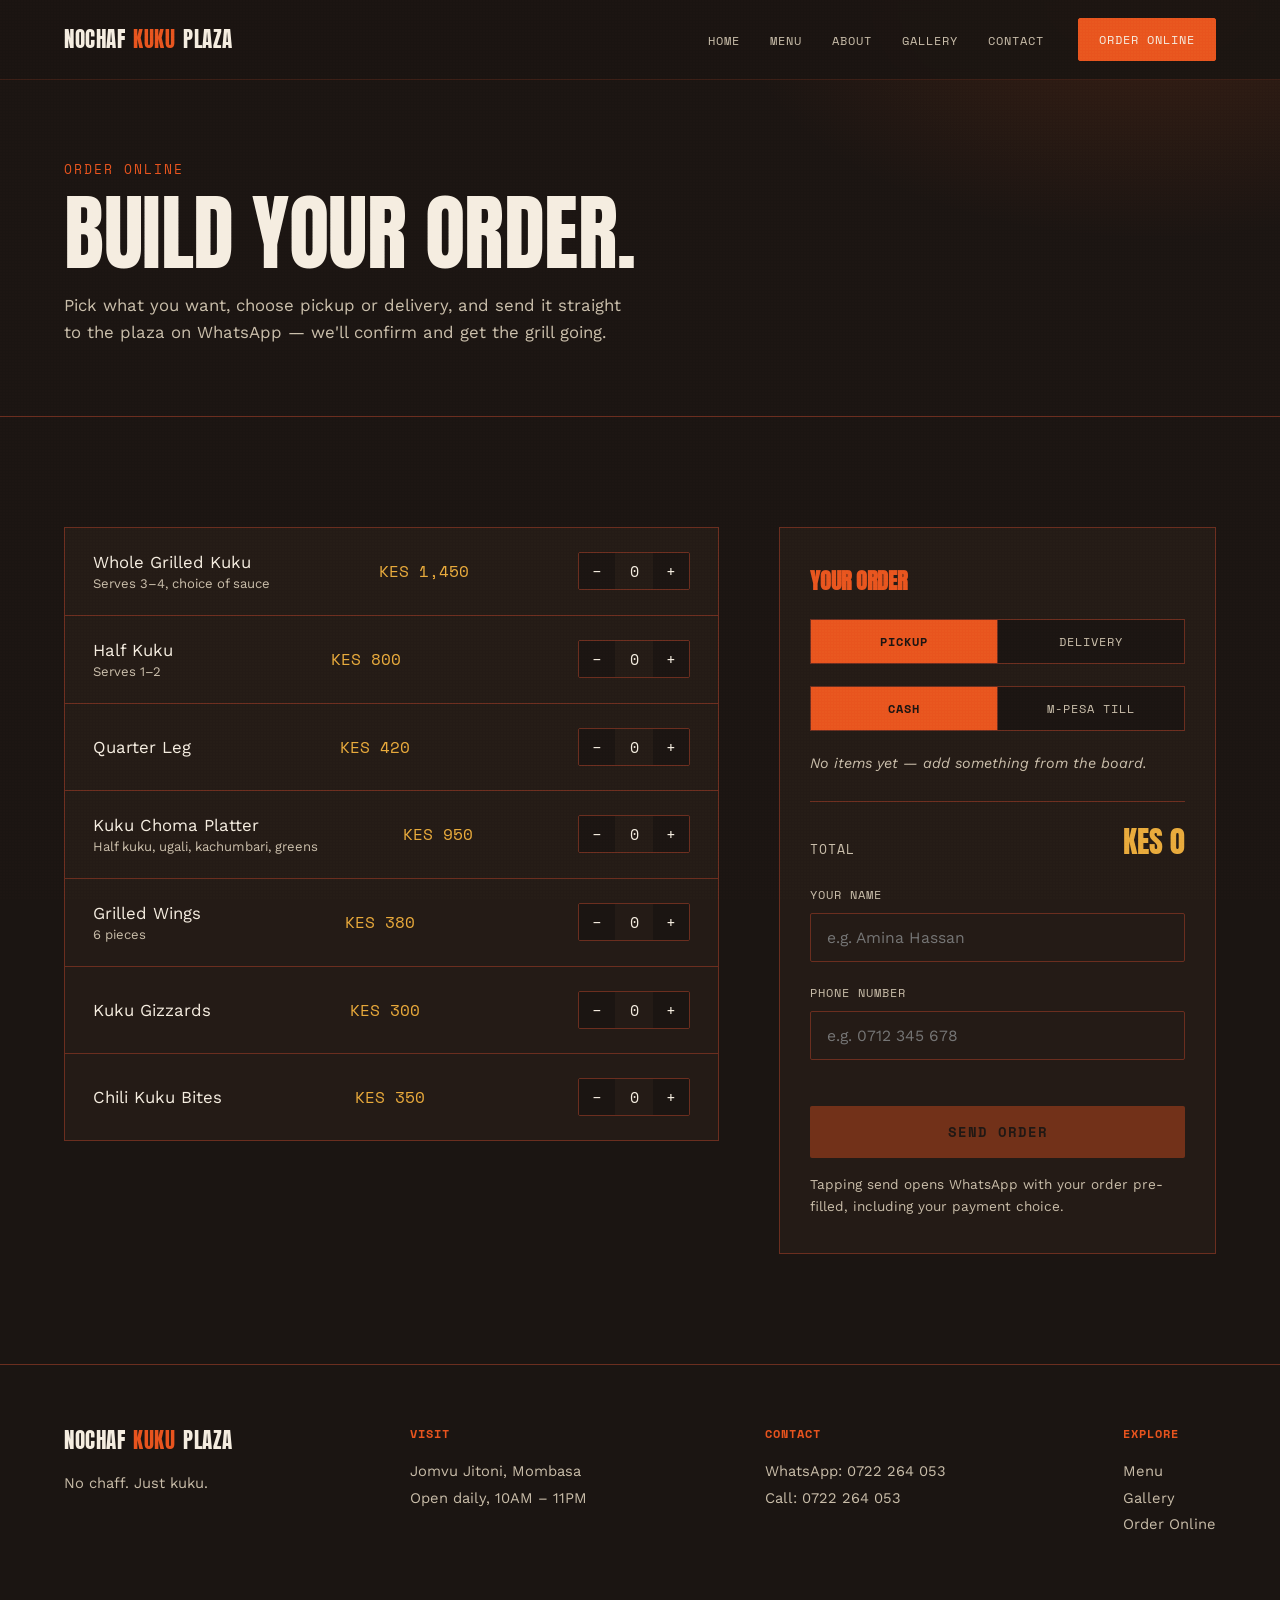
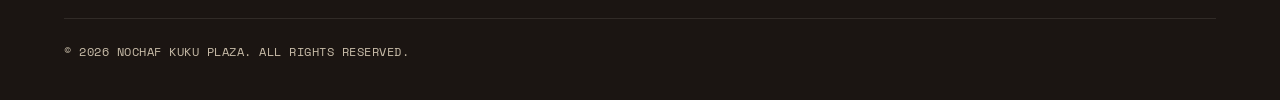
<file: order.html>
<!DOCTYPE html>
<html lang="en">
<head>
<meta charset="UTF-8">
<meta name="viewport" content="width=device-width, initial-scale=1.0">
<title>Order Online — Nochaf Kuku Plaza</title>
<meta name="description" content="Order kuku for pickup or delivery from Nochaf Kuku Plaza, Jomvu Jitoni, Mombasa.">
<link rel="stylesheet" href="styles.css">
</head>
<body>
<div class="grain"></div>

<header>
  <a href="index.html" class="logo">NOCHAF <span>KUKU</span> PLAZA</a>
  <div class="nav-links">
    <nav>
      <ul>
        <li><a href="index.html">Home</a></li>
        <li><a href="menu.html">Menu</a></li>
        <li><a href="about.html">About</a></li>
        <li><a href="gallery.html">Gallery</a></li>
        <li><a href="contact.html">Contact</a></li>
      </ul>
    </nav>
    <a href="order.html" class="order-btn">Order Online</a>
  </div>
  <button class="menu-toggle" aria-label="Toggle menu" aria-expanded="false">☰</button>
</header>

<div class="page-banner">
  <span class="eyebrow">Order Online</span>
  <h1>Build your order.</h1>
  <p>Pick what you want, choose pickup or delivery, and send it straight to the plaza on WhatsApp — we'll confirm and get the grill going.</p>
</div>

<section>
  <div class="order-layout">
    <div class="order-list" id="order-list"></div>

    <div class="order-summary">
      <h3>Your Order</h3>

      <div class="order-mode" id="order-mode">
        <button type="button" class="active" data-mode="Pickup">Pickup</button>
        <button type="button" data-mode="Delivery">Delivery</button>
      </div>

      <div class="order-mode" id="payment-mode" style="margin-bottom:10px;">
        <button type="button" class="active" data-pref="cash">Cash</button>
        <button type="button" data-pref="till">M-Pesa Till</button>
      </div>
      <div id="till-info" style="display:none; margin-bottom:20px;">
        <div class="till-badge" style="width:100%; justify-content:space-between;">
          <span class="tb-label">Pay to Till</span>
          <span class="tb-num">5530084</span>
        </div>
        <p class="form-note">Send payment before or after confirming — just note it's for a plaza order.</p>
      </div>

      <div id="summary-lines">
        <p class="summary-empty">No items yet — add something from the board.</p>
      </div>

      <div class="summary-total">
        <span class="tl">Total</span>
        <span class="tv" id="summary-total">KES 0</span>
      </div>

      <div class="form-field" style="margin-top:22px;">
        <label for="order-name">Your name</label>
        <input type="text" id="order-name" placeholder="e.g. Amina Hassan">
      </div>
      <div class="form-field">
        <label for="order-phone">Phone number</label>
        <input type="tel" id="order-phone" placeholder="e.g. 0712 345 678">
      </div>
      <div class="form-field" id="address-field" style="display:none;">
        <label for="order-address">Delivery address</label>
        <input type="text" id="order-address" placeholder="e.g. Jomvu Jitoni, near...">
      </div>

      <button class="btn-primary summary-cta" id="send-order" disabled>Send order</button>
      <p class="form-note">Tapping send opens WhatsApp with your order pre-filled, including your payment choice.</p>
    </div>
  </div>
</section>

<footer>
  <div class="footer-col">
    <div class="logo" style="margin-bottom:14px;">NOCHAF <span>KUKU</span> PLAZA</div>
    <p>No chaff. Just kuku.</p>
  </div>
  <div class="footer-col">
    <h4>Visit</h4>
    <p>Jomvu Jitoni, Mombasa</p>
    <p>Open daily, 10AM – 11PM</p>
  </div>
  <div class="footer-col">
    <h4>Contact</h4>
    <a href="https://wa.me/254722264053" target="_blank" rel="noopener">WhatsApp: 0722 264 053</a>
    <a href="tel:+254722264053">Call: 0722 264 053</a>
  </div>
  <div class="footer-col">
    <h4>Explore</h4>
    <a href="menu.html">Menu</a>
    <a href="gallery.html">Gallery</a>
    <a href="order.html">Order Online</a>
  </div>
  <div class="footer-bottom">© 2026 Nochaf Kuku Plaza. All rights reserved.</div>
</footer>
<script src="script.js"></script>
<script>
(function(){
  const ITEMS = [
    { id: 'whole', name: 'Whole Grilled Kuku', note: 'Serves 3–4, choice of sauce', price: 1450 },
    { id: 'half', name: 'Half Kuku', note: 'Serves 1–2', price: 800 },
    { id: 'quarter', name: 'Quarter Leg', note: '', price: 420 },
    { id: 'platter', name: 'Kuku Choma Platter', note: 'Half kuku, ugali, kachumbari, greens', price: 950 },
    { id: 'wings', name: 'Grilled Wings', note: '6 pieces', price: 380 },
    { id: 'gizzards', name: 'Kuku Gizzards', note: '', price: 300 },
    { id: 'chili', name: 'Chili Kuku Bites', note: '', price: 350 },
  ];

  const cart = {}; // id -> qty
  const listEl = document.getElementById('order-list');
  const summaryLines = document.getElementById('summary-lines');
  const summaryTotal = document.getElementById('summary-total');
  const sendBtn = document.getElementById('send-order');
  const addressField = document.getElementById('address-field');
  let mode = 'Pickup';
  let paymentPref = 'cash';

  function fmt(n){ return 'KES ' + n.toLocaleString(); }

  function renderList(){
    listEl.innerHTML = ITEMS.map(item => `
      <div class="order-row">
        <div class="info">
          <div class="name">${item.name}</div>
          ${item.note ? `<small>${item.note}</small>` : ''}
        </div>
        <div class="price">${fmt(item.price)}</div>
        <div class="qty-control">
          <button type="button" data-action="dec" data-id="${item.id}" aria-label="Decrease ${item.name}">−</button>
          <div class="qty-val" id="qty-${item.id}">0</div>
          <button type="button" data-action="inc" data-id="${item.id}" aria-label="Increase ${item.name}">+</button>
        </div>
      </div>
    `).join('');
  }

  function renderSummary(){
    const entries = Object.entries(cart).filter(([,qty]) => qty > 0);
    if (entries.length === 0){
      summaryLines.innerHTML = '<p class="summary-empty">No items yet — add something from the board.</p>';
      summaryTotal.textContent = fmt(0);
      sendBtn.setAttribute('disabled', 'true');
      return;
    }
    let total = 0;
    summaryLines.innerHTML = entries.map(([id, qty]) => {
      const item = ITEMS.find(i => i.id === id);
      const lineTotal = item.price * qty;
      total += lineTotal;
      return `<div class="summary-line"><span class="sn">${qty} × ${item.name}</span><span class="sp">${fmt(lineTotal)}</span></div>`;
    }).join('');
    summaryTotal.textContent = fmt(total);
    sendBtn.removeAttribute('disabled');
  }

  listEl.addEventListener('click', (e) => {
    const btn = e.target.closest('button[data-action]');
    if (!btn) return;
    const id = btn.dataset.id;
    const current = cart[id] || 0;
    const next = btn.dataset.action === 'inc' ? current + 1 : Math.max(0, current - 1);
    cart[id] = next;
    document.getElementById('qty-' + id).textContent = next;
    renderSummary();
  });

  document.getElementById('order-mode').addEventListener('click', (e) => {
    const btn = e.target.closest('button[data-mode]');
    if (!btn) return;
    mode = btn.dataset.mode;
    document.querySelectorAll('#order-mode button').forEach(b => b.classList.remove('active'));
    btn.classList.add('active');
    addressField.style.display = mode === 'Delivery' ? 'block' : 'none';
  });

  document.getElementById('payment-mode').addEventListener('click', (e) => {
    const btn = e.target.closest('button[data-pref]');
    if (!btn) return;
    paymentPref = btn.dataset.pref;
    document.querySelectorAll('#payment-mode button').forEach(b => b.classList.remove('active'));
    btn.classList.add('active');
    document.getElementById('till-info').style.display = paymentPref === 'till' ? 'block' : 'none';
  });

  sendBtn.addEventListener('click', () => {
    const entries = Object.entries(cart).filter(([,qty]) => qty > 0);
    if (entries.length === 0) return;
    const name = document.getElementById('order-name').value.trim() || 'a customer';
    const phone = document.getElementById('order-phone').value.trim() || 'not provided';
    const address = document.getElementById('order-address').value.trim();

    let total = 0;
    const lines = entries.map(([id, qty]) => {
      const item = ITEMS.find(i => i.id === id);
      const lineTotal = item.price * qty;
      total += lineTotal;
      return `- ${qty} x ${item.name} (${fmt(lineTotal)})`;
    }).join('\n');

    let text = `Hi Nochaf Kuku Plaza! I'd like to place an order.\n\n${lines}\n\nTotal: ${fmt(total)}\nMode: ${mode}\nName: ${name}\nPhone: ${phone}`;
    if (mode === 'Delivery' && address) text += `\nDelivery address: ${address}`;
    text += paymentPref === 'till'
      ? '\nPayment: M-Pesa Till 5530084 (will send confirmation SMS)'
      : '\nPayment: Cash on pickup/delivery';

    window.open(`https://wa.me/254722264053?text=${encodeURIComponent(text)}`, '_blank');
  });

  renderList();
  renderSummary();
})();
</script>
</body>
</html>
</file>
<file: styles.css>
@import url('https://fonts.googleapis.com/css2?family=Anton&family=Work+Sans:wght@400;500;600;700&family=Space+Mono:wght@400;700&display=swap');

:root{
  --char: #1B1512;
  --char-2: #241B16;
  --flame: #E8541E;
  --flame-dim: #B8401A;
  --mustard: #E8A93B;
  --cream: #F5EDE0;
  --cream-dim: #C9BDA9;
  --ember: #6B2E1F;
  --display: 'Anton', sans-serif;
  --body: 'Work Sans', sans-serif;
  --mono: 'Space Mono', monospace;
}
*{margin:0;padding:0;box-sizing:border-box;}
html{scroll-behavior:smooth;}
body{
  background:var(--char);
  color:var(--cream);
  font-family:var(--body);
  overflow-x:hidden;
}
@media (prefers-reduced-motion: reduce){
  *{animation-duration:0.01ms !important; animation-iteration-count:1 !important; scroll-behavior:auto !important;}
}
a{color:inherit; text-decoration:none;}
img{max-width:100%; display:block;}
ul{list-style:none;}
button{font-family:inherit; cursor:pointer;}

.grain{
  position:fixed; inset:0; pointer-events:none; z-index:999;
  opacity:0.05; mix-blend-mode:overlay;
  background-image: radial-gradient(circle at 1px 1px, #fff 1px, transparent 0);
  background-size: 3px 3px;
}

/* ---------- NAV ---------- */
header{
  position:fixed; top:0; left:0; right:0; z-index:100;
  display:flex; align-items:center; justify-content:space-between;
  padding: 18px 5%;
  background:rgba(27,21,18,0.92);
  backdrop-filter: blur(6px);
  border-bottom:1px solid rgba(107,46,31,0.4);
}
.logo{
  font-family:var(--display);
  font-size:1.3rem;
  letter-spacing:0.5px;
  display:flex; align-items:center; gap:8px;
}
.logo span{color:var(--flame);}
nav ul{display:flex; gap:30px;}
nav a{
  font-family:var(--mono); font-size:0.76rem; text-transform:uppercase;
  letter-spacing:1px; color:var(--cream-dim);
  transition:color .2s;
  padding-bottom:4px; border-bottom:1px solid transparent;
}
nav a:hover, nav a:focus-visible{color:var(--mustard);}
nav a.active{color:var(--flame); border-bottom-color:var(--flame);}
.order-btn{
  font-family:var(--mono); font-size:0.78rem; text-transform:uppercase;
  letter-spacing:1px; background:var(--flame); color:var(--cream);
  padding:11px 20px; border-radius:2px; border:1px solid var(--flame);
  transition: background .2s, color .2s;
}
.order-btn:hover, .order-btn:focus-visible{background:transparent; color:var(--flame);}
.menu-toggle{display:none; background:none; border:1px solid var(--cream-dim); color:var(--cream); font-family:var(--mono); padding:8px 12px; border-radius:2px;}
.nav-links{display:flex; align-items:center; gap:34px;}

/* ---------- HERO (home) ---------- */
.hero{
  min-height:100svh;
  display:flex; flex-direction:column; justify-content:center;
  padding: 120px 5% 80px;
  position:relative;
  background:
    radial-gradient(ellipse 900px 500px at 85% 15%, rgba(232,84,30,0.18), transparent 60%),
    radial-gradient(ellipse 700px 500px at 10% 90%, rgba(232,169,59,0.10), transparent 60%),
    var(--char);
}
.hero-eyebrow{
  font-family:var(--mono); color:var(--mustard); font-size:0.85rem;
  letter-spacing:2px; text-transform:uppercase; margin-bottom:22px;
  display:flex; align-items:center; gap:12px;
}
.hero-eyebrow .dot{width:7px;height:7px;border-radius:50%;background:var(--flame); animation:flicker 1.6s infinite ease-in-out;}
@keyframes flicker{0%,100%{opacity:1; box-shadow:0 0 8px var(--flame);} 50%{opacity:0.4; box-shadow:0 0 2px var(--flame);}}

h1.headline{
  font-family:var(--display);
  font-weight:400;
  line-height:0.92;
  font-size:clamp(3rem, 10vw, 8.5rem);
  letter-spacing:-1px;
  text-transform:uppercase;
  color:var(--cream);
}
h1.headline .accent{ color:var(--flame); }
h1.headline .outline{
  -webkit-text-stroke: 2px var(--cream);
  color:transparent;
}
.hero-sub{
  max-width:520px; margin-top:28px;
  font-size:1.15rem; line-height:1.6; color:var(--cream-dim);
}
.hero-ctas{ display:flex; gap:18px; margin-top:40px; flex-wrap:wrap; }
.btn-primary{
  font-family:var(--mono); text-transform:uppercase; letter-spacing:1px; font-size:0.85rem;
  background:var(--flame); color:var(--char); padding:16px 30px; border-radius:2px;
  font-weight:700; transition:transform .2s, background .2s; display:inline-block; border:none;
}
.btn-primary:hover, .btn-primary:focus-visible{background:var(--mustard); transform:translateY(-2px);}
.btn-ghost{
  font-family:var(--mono); text-transform:uppercase; letter-spacing:1px; font-size:0.85rem;
  border:1px solid var(--cream-dim); color:var(--cream); padding:16px 30px; border-radius:2px;
  transition:border-color .2s, color .2s; display:inline-block;
}
.btn-ghost:hover, .btn-ghost:focus-visible{border-color:var(--mustard); color:var(--mustard);}

/* ---------- PAGE BANNER (interior pages) ---------- */
.page-banner{
  padding:160px 5% 70px;
  background:
    radial-gradient(ellipse 700px 400px at 90% 0%, rgba(232,84,30,0.14), transparent 60%),
    var(--char);
  border-bottom:1px solid var(--ember);
}
.page-banner .eyebrow{ display:block; }
.page-banner h1{
  font-family:var(--display); font-weight:400; text-transform:uppercase;
  font-size:clamp(2.6rem, 7vw, 5.2rem); line-height:0.95; letter-spacing:-0.5px; margin-top:14px;
}
.page-banner p{ margin-top:20px; color:var(--cream-dim); font-size:1.05rem; max-width:560px; line-height:1.6; }

/* ---------- MARQUEE ---------- */
.marquee-wrap{
  border-top:1px solid var(--ember); border-bottom:1px solid var(--ember);
  background:var(--ember); overflow:hidden; white-space:nowrap;
  padding:14px 0;
}
.marquee{
  display:inline-block; white-space:nowrap;
  animation:scroll 26s linear infinite;
  font-family:var(--display); font-size:1.1rem; text-transform:uppercase; letter-spacing:1px;
  color:var(--cream);
}
.marquee span{margin:0 28px; opacity:0.92;}
.marquee span.sep{color:var(--mustard);}
@keyframes scroll{ from{transform:translateX(0);} to{transform:translateX(-50%);} }

/* ---------- SECTION SHARED ---------- */
section{padding:110px 5%;}
.section-head{ max-width:640px; margin-bottom:60px; }
.eyebrow{
  font-family:var(--mono); color:var(--flame); font-size:0.8rem;
  letter-spacing:2px; text-transform:uppercase; margin-bottom:14px; display:block;
}
h2{
  font-family:var(--display); font-weight:400; text-transform:uppercase;
  font-size:clamp(2.2rem, 5vw, 3.6rem); line-height:1; letter-spacing:-0.5px;
}
.section-head p{ margin-top:18px; color:var(--cream-dim); font-size:1.05rem; line-height:1.6; max-width:520px;}

/* ---------- ABOUT ---------- */
.about{ display:grid; grid-template-columns: 1.1fr 0.9fr; gap:70px; align-items:start; }
.about-copy p{ color:var(--cream-dim); line-height:1.75; font-size:1.05rem; margin-bottom:20px; max-width:540px;}
.about-copy p strong{color:var(--cream); font-weight:600;}
.stats{ display:grid; grid-template-columns: 1fr 1fr; gap:1px; background:var(--ember); border:1px solid var(--ember);}
.stat{ background:var(--char-2); padding:32px 26px; }
.stat .num{ font-family:var(--display); font-size:2.6rem; color:var(--mustard); line-height:1;}
.stat .label{ font-family:var(--mono); font-size:0.75rem; text-transform:uppercase; letter-spacing:1px; color:var(--cream-dim); margin-top:10px;}

.values{ display:grid; grid-template-columns:repeat(3,1fr); gap:1px; background:var(--ember); border:1px solid var(--ember); margin-top:80px;}
.value{ background:var(--char-2); padding:40px 34px; }
.value .n{ font-family:var(--mono); color:var(--mustard); font-size:0.8rem; letter-spacing:1px; }
.value h3{ font-family:var(--display); text-transform:uppercase; font-size:1.3rem; margin:14px 0 12px; color:var(--flame); }
.value p{ color:var(--cream-dim); line-height:1.6; font-size:0.95rem; }

/* ---------- MENU (signboard) ---------- */
.menu-board{
  background:var(--char-2);
  border:1px solid var(--ember);
  position:relative;
}
.menu-board::before{
  content:"";
  position:absolute; top:-14px; left:40px;
  width:28px; height:28px; border-radius:50%;
  background:var(--mustard);
  box-shadow: calc(100% + 4px) 0 0 -2px var(--mustard);
}
.menu-grid{ display:grid; grid-template-columns:1fr 1fr; }
.menu-cat{ padding:52px 48px; border-bottom:1px solid var(--ember); }
.menu-cat:nth-child(odd){ border-right:1px solid var(--ember); }
.menu-cat h3{
  font-family:var(--display); text-transform:uppercase; font-size:1.4rem;
  color:var(--flame); margin-bottom:26px; letter-spacing:0.5px;
}
.menu-item{
  display:flex; justify-content:space-between; align-items:baseline;
  padding:14px 0; border-bottom:1px dashed rgba(245,237,224,0.15);
  gap:16px;
}
.menu-item:last-child{border-bottom:none;}
.menu-item .name{ font-size:1rem; color:var(--cream); }
.menu-item .name small{ display:block; color:var(--cream-dim); font-size:0.8rem; margin-top:3px; font-family:var(--body);}
.menu-item .price{ font-family:var(--mono); color:var(--mustard); font-size:1rem; white-space:nowrap; }

/* ---------- PLAZA / LOCATION ---------- */
.plaza{
  background:var(--char-2);
  display:grid; grid-template-columns: 1fr 1fr;
  border-top:1px solid var(--ember); border-bottom:1px solid var(--ember);
}
.plaza-info{ padding:90px 6%; }
.plaza-info h2{margin-bottom:24px;}
.info-row{ display:flex; gap:20px; padding:22px 0; border-bottom:1px solid rgba(245,237,224,0.1);}
.info-row .k{ font-family:var(--mono); font-size:0.75rem; text-transform:uppercase; letter-spacing:1px; color:var(--flame); width:110px; flex-shrink:0; padding-top:2px;}
.info-row .v{ color:var(--cream-dim); line-height:1.6; }
.info-row .v strong{color:var(--cream); font-weight:600;}
.plaza-visual{
  position:relative; overflow:hidden;
  background:
    repeating-linear-gradient(115deg, rgba(232,84,30,0.10) 0px, rgba(232,84,30,0.10) 2px, transparent 2px, transparent 40px),
    var(--char);
  display:flex; align-items:center; justify-content:center;
  min-height:420px;
}
.grill-mark{ display:grid; grid-template-columns:repeat(4,1fr); gap:14px; padding:40px; }
.grill-mark div{
  width:56px; height:56px; border-radius:6px;
  background: linear-gradient(135deg, var(--flame), var(--ember));
  opacity:0.85;
}
.grill-mark div:nth-child(3n){ opacity:0.5; }
.grill-mark div:nth-child(5n){ opacity:0.3; }

/* ---------- GALLERY ---------- */
.gallery-grid{ display:grid; grid-template-columns:repeat(4,1fr); gap:14px; }
.gallery-grid.large{ grid-template-columns:repeat(3,1fr); }
.tile{
  aspect-ratio:1/1; border-radius:2px; position:relative; overflow:hidden;
  display:flex; align-items:flex-end; padding:16px;
  font-family:var(--mono); font-size:0.72rem; text-transform:uppercase; letter-spacing:1px; color:var(--cream);
}
.tile span{position:relative; z-index:1;}
.tile::after{ content:""; position:absolute; inset:0; background:linear-gradient(to top, rgba(0,0,0,0.55), transparent 55%); }
.t1{background:radial-gradient(circle at 30% 30%, var(--flame), var(--ember) 70%);}
.t2{background:radial-gradient(circle at 70% 40%, var(--mustard), #7a4a12 70%);}
.t3{background:radial-gradient(circle at 40% 70%, var(--ember), var(--char-2) 75%);}
.t4{background:radial-gradient(circle at 60% 30%, var(--flame-dim), var(--char-2) 70%);}
.t5{background:radial-gradient(circle at 50% 50%, var(--mustard), var(--ember) 75%);}
.t6{background:radial-gradient(circle at 25% 60%, var(--flame), var(--char-2) 70%);}
.t7{background:radial-gradient(circle at 65% 65%, var(--ember), var(--flame-dim) 75%);}
.t8{background:radial-gradient(circle at 35% 35%, var(--mustard), var(--char-2) 70%);}
.t9{background:radial-gradient(circle at 55% 25%, var(--flame), var(--ember) 75%);}

/* ---------- CTA STRIP ---------- */
.cta-strip{
  text-align:center; padding:130px 5%;
  background:linear-gradient(180deg, var(--char) 0%, var(--char-2) 100%);
}
.cta-strip h2{ font-size:clamp(2.4rem, 7vw, 5rem); margin-bottom:30px; }
.cta-strip .btn-primary{ display:inline-block; }

/* ---------- CONTACT ---------- */
.contact-grid{ display:grid; grid-template-columns:1fr 1fr; gap:70px; }
.form-field{ margin-bottom:22px; }
.form-field label{
  display:block; font-family:var(--mono); font-size:0.75rem; text-transform:uppercase;
  letter-spacing:1px; color:var(--cream-dim); margin-bottom:10px;
}
.form-field input, .form-field textarea, .form-field select{
  width:100%; background:var(--char-2); border:1px solid var(--ember); color:var(--cream);
  padding:14px 16px; font-family:var(--body); font-size:0.98rem; border-radius:2px;
  transition:border-color .2s;
}
.form-field input:focus, .form-field textarea:focus, .form-field select:focus{
  outline:none; border-color:var(--mustard);
}
.form-field textarea{ resize:vertical; min-height:130px; }
.form-note{ font-size:0.85rem; color:var(--cream-dim); margin-top:16px; line-height:1.6; }

/* ---------- ORDER PAGE ---------- */
.order-layout{ display:grid; grid-template-columns:1.5fr 1fr; gap:60px; align-items:start; }
.order-list{ display:flex; flex-direction:column; gap:1px; background:var(--ember); border:1px solid var(--ember); }
.order-row{
  background:var(--char-2); padding:24px 28px; display:flex; align-items:center;
  justify-content:space-between; gap:20px; flex-wrap:wrap;
}
.order-row .info .name{ font-size:1.05rem; color:var(--cream); }
.order-row .info small{ display:block; color:var(--cream-dim); font-size:0.82rem; margin-top:4px; }
.order-row .price{ font-family:var(--mono); color:var(--mustard); min-width:90px; }
.qty-control{ display:flex; align-items:center; gap:0; border:1px solid var(--ember); border-radius:2px; overflow:hidden; }
.qty-control button{
  background:var(--char); color:var(--cream); border:none; width:36px; height:36px;
  font-family:var(--mono); font-size:1rem; transition:background .2s;
}
.qty-control button:hover{ background:var(--flame); }
.qty-control .qty-val{
  width:38px; text-align:center; font-family:var(--mono); font-size:0.95rem; background:var(--char-2);
  height:36px; display:flex; align-items:center; justify-content:center;
}
.order-summary{
  background:var(--char-2); border:1px solid var(--ember); padding:36px 30px; position:sticky; top:110px;
}
.order-summary h3{ font-family:var(--display); text-transform:uppercase; font-size:1.4rem; color:var(--flame); margin-bottom:22px; }
.summary-line{ display:flex; justify-content:space-between; padding:10px 0; border-bottom:1px dashed rgba(245,237,224,0.15); font-size:0.92rem; color:var(--cream-dim); }
.summary-line .sn{ color:var(--cream); }
.summary-line .sp{ font-family:var(--mono); color:var(--mustard); }
.summary-empty{ color:var(--cream-dim); font-size:0.9rem; padding:14px 0; font-style:italic; }
.summary-total{
  display:flex; justify-content:space-between; align-items:baseline; margin-top:16px; padding-top:16px;
  border-top:1px solid var(--ember);
}
.summary-total .tl{ font-family:var(--mono); text-transform:uppercase; font-size:0.8rem; letter-spacing:1px; color:var(--cream-dim); }
.summary-total .tv{ font-family:var(--display); font-size:1.9rem; color:var(--mustard); }
.order-mode{ display:flex; gap:1px; background:var(--ember); border:1px solid var(--ember); margin-bottom:22px; }
.order-mode button{
  flex:1; background:var(--char); color:var(--cream-dim); border:none; padding:12px;
  font-family:var(--mono); font-size:0.78rem; text-transform:uppercase; letter-spacing:1px;
}
.order-mode button.active{ background:var(--flame); color:var(--char); font-weight:700; }
.summary-cta{ width:100%; margin-top:24px; text-align:center; }
.summary-cta[disabled]{ opacity:0.4; pointer-events:none; }

/* ---------- FOOTER ---------- */
footer{
  padding:60px 5% 40px; border-top:1px solid var(--ember);
  display:flex; justify-content:space-between; flex-wrap:wrap; gap:40px;
}
.footer-col h4{
  font-family:var(--mono); font-size:0.75rem; text-transform:uppercase; letter-spacing:1px;
  color:var(--flame); margin-bottom:16px;
}
.footer-col p, .footer-col a{ color:var(--cream-dim); font-size:0.92rem; line-height:1.8; display:block; }
.footer-col a:hover{color:var(--mustard);}
.footer-bottom{
  width:100%; margin-top:40px; padding-top:24px; border-top:1px solid rgba(245,237,224,0.1);
  font-family:var(--mono); font-size:0.75rem; color:var(--cream-dim); text-transform:uppercase; letter-spacing:0.5px;
}

/* ---------- RESPONSIVE ---------- */
@media (max-width:900px){
  .nav-links{display:none;}
  .menu-toggle{display:block;}
  .about, .plaza, .contact-grid, .order-layout{ grid-template-columns:1fr; }
  .menu-grid{ grid-template-columns:1fr; }
  .menu-cat:nth-child(odd){ border-right:none; }
  .gallery-grid, .gallery-grid.large{ grid-template-columns:repeat(2,1fr); }
  .plaza-visual{min-height:280px;}
  .values{ grid-template-columns:1fr; }
  .order-summary{ position:static; }
}
@media (max-width:520px){
  section, .page-banner{padding-left:6%; padding-right:6%;}
  section{padding-top:80px; padding-bottom:80px;}
  .stats{grid-template-columns:1fr;}
}

:focus-visible{ outline:2px solid var(--mustard); outline-offset:3px; }

/* ---------- TILL BADGE ---------- */
.till-badge{
  display:inline-flex; align-items:center; gap:12px;
  background:var(--char-2); border:1px solid var(--mustard);
  padding:14px 20px; border-radius:2px; margin:18px 0;
}
.till-badge .tb-label{ font-family:var(--mono); font-size:0.72rem; text-transform:uppercase; letter-spacing:1px; color:var(--cream-dim); }
.till-badge .tb-num{ font-family:var(--display); font-size:1.5rem; color:var(--mustard); letter-spacing:1px; }
.till-copy{
  font-family:var(--mono); font-size:0.7rem; text-transform:uppercase; letter-spacing:0.5px;
  border:1px solid var(--ember); background:transparent; color:var(--cream-dim); padding:6px 10px; border-radius:2px;
  cursor:pointer;
}
.till-copy:hover{ border-color:var(--mustard); color:var(--mustard); }
.till-steps{ margin-top:14px; padding-left:20px; color:var(--cream-dim); font-size:0.9rem; line-height:1.8; }
.tile.has-photo{ background-size:cover; background-position:center; }
.tile.has-photo::after{ background:linear-gradient(to top, rgba(0,0,0,0.7), rgba(0,0,0,0.05) 55%); }
</file>
